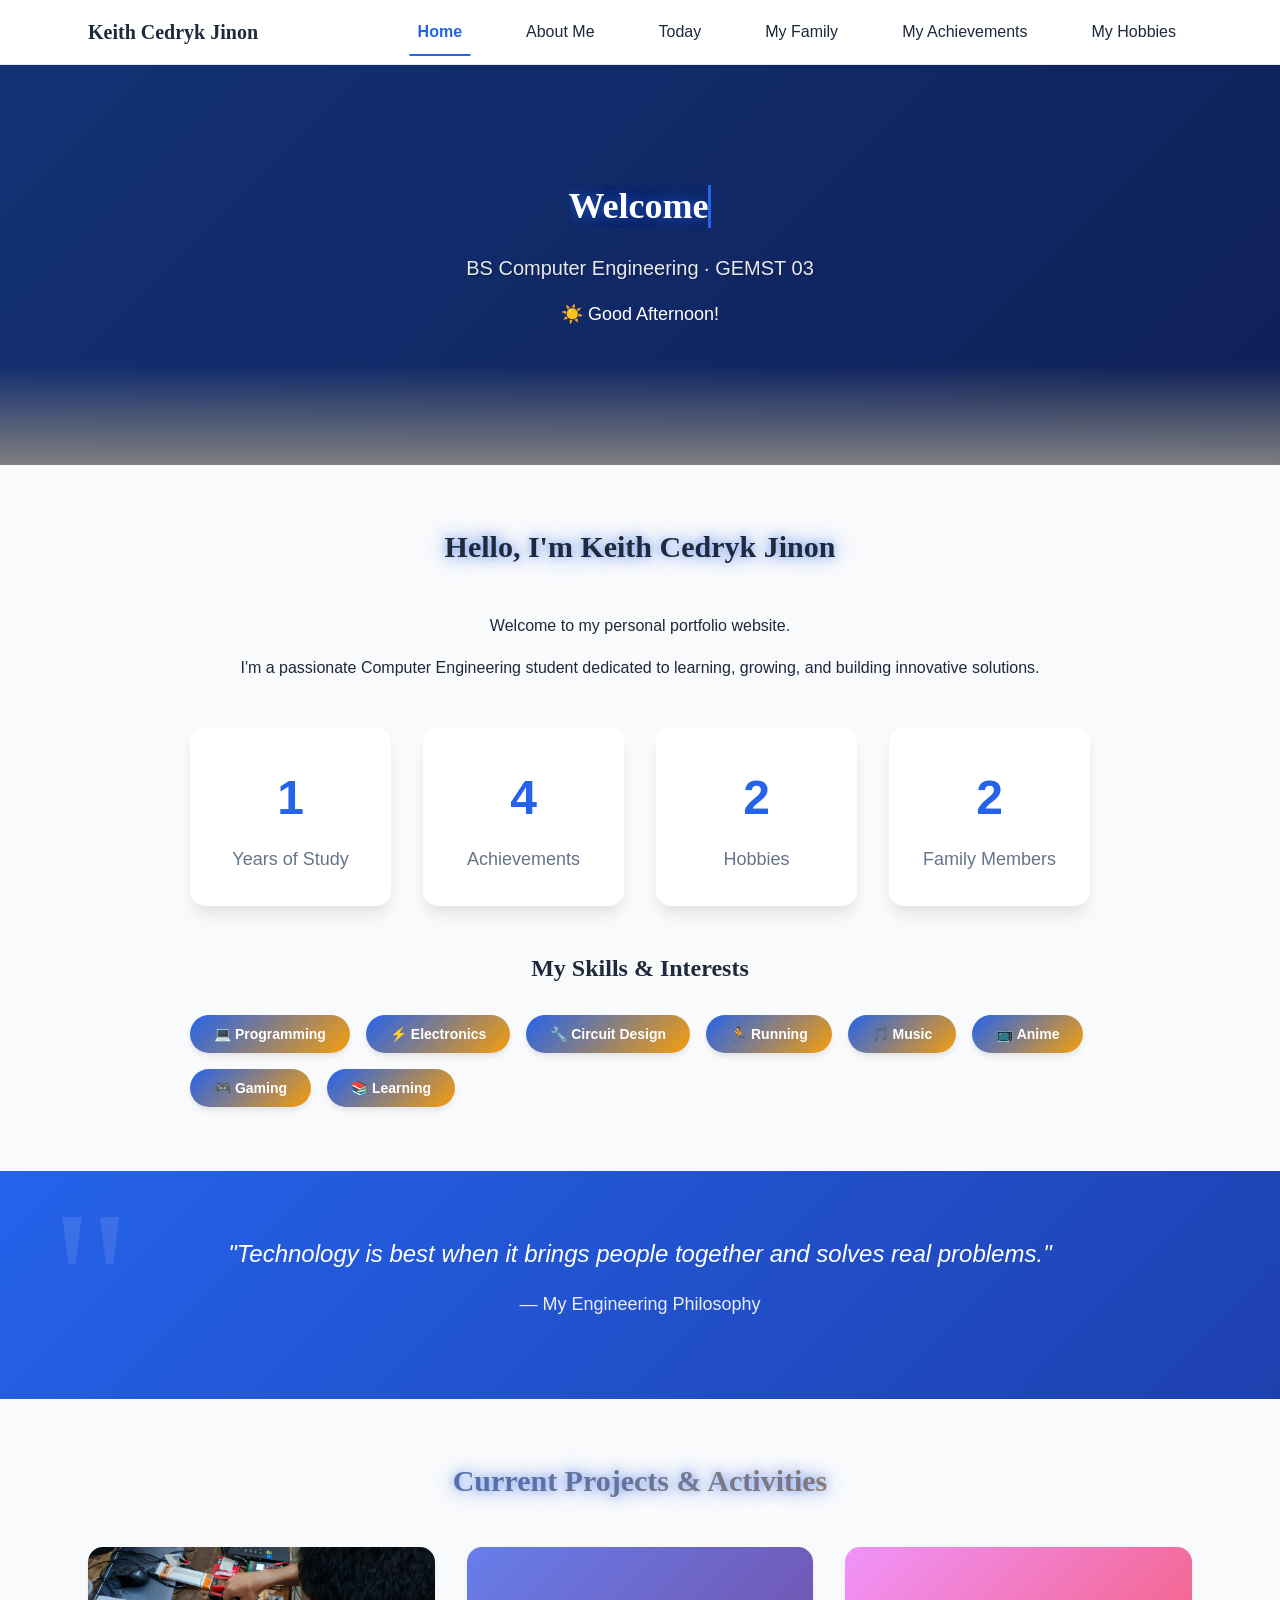
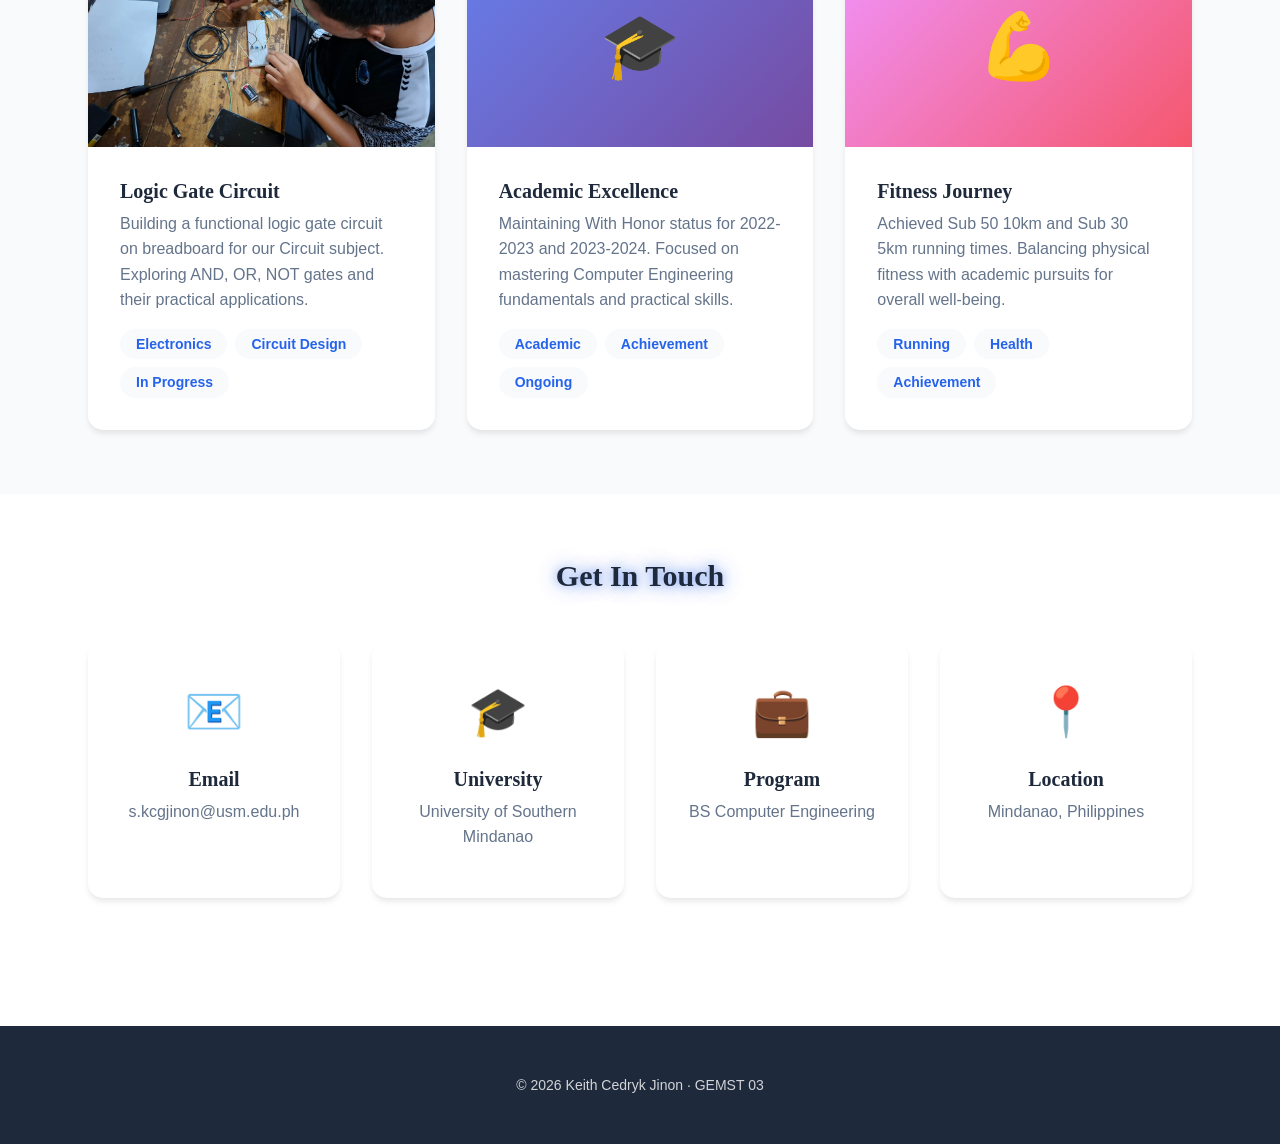
<file: index.html>
<!DOCTYPE html>
<html lang="en">
<head>
  <meta charset="UTF-8">
  <meta name="viewport" content="width=device-width, initial-scale=1.0">
  <meta name="description" content="Welcome to my personal portfolio - BS Computer Engineering student GEMST 03">
  <title>Home | Portfolio</title>
  <link rel="stylesheet" href="css/style.css">
</head>
<body>
  <nav class="site-nav">
    <div class="container">
      <div class="nav-brand">
        <a href="index.html"> Keith Cedryk Jinon </a>
      </div>
      <button class="nav-toggle" aria-label="Toggle navigation" aria-expanded="false">
        <span class="hamburger"></span>
      </button>
      <ul class="nav-links">
        <li><a href="index.html">Home</a></li>
        <li><a href="about.html">About Me</a></li>
        <li><a href="today.html">Today</a></li>
        <li><a href="family.html">My Family</a></li>
        <li><a href="achievements.html">My Achievements</a></li>
        <li><a href="hobbies.html">My Hobbies</a></li>
      </ul>
    </div>
  </nav>

  <main>
    <header class="page-hero">
      <div class="hero-content">
        <h1 class="hero-title">Welcome</h1>
        <p class="hero-subtitle">BS Computer Engineering · GEMST 03</p>
      </div>
    </header>

    <section class="content-section fade-in">
      <div class="container">
        <h2 class="section-title">Hello, I'm Keith Cedryk Jinon</h2>
        <div class="section-body" style="text-align: center;">
          <p>Welcome to my personal portfolio website.</p>
          <p>I'm a passionate Computer Engineering student dedicated to learning, growing, and building innovative solutions.</p>
          
          <!-- Statistics Counter -->
          <div class="stats-container">
            <div class="stat-box">
              <span class="stat-number" data-target="2">0</span>
              <span class="stat-label">Years of Study</span>
            </div>
            <div class="stat-box">
              <span class="stat-number" data-target="9">0</span>
              <span class="stat-label">Achievements</span>
            </div>
            <div class="stat-box">
              <span class="stat-number" data-target="4">0</span>
              <span class="stat-label">Hobbies</span>
            </div>
            <div class="stat-box">
              <span class="stat-number" data-target="5">0</span>
              <span class="stat-label">Family Members</span>
            </div>
          </div>
          
          <!-- Skill Badges -->
          <h3 style="margin-top: 2rem; margin-bottom: 1rem;">My Skills & Interests</h3>
          <div class="skill-badges">
            <span class="skill-badge" data-tooltip="HTML, CSS, JavaScript, Python">💻 Programming</span>
            <span class="skill-badge" data-tooltip="Circuit Analysis & Design">⚡ Electronics</span>
            <span class="skill-badge" data-tooltip="Logic Gates & Breadboard Projects">🔧 Circuit Design</span>
            <span class="skill-badge" data-tooltip="Sub 50 10km, Sub 30 5km">🏃 Running</span>
            <span class="skill-badge" data-tooltip="Relaxation & Inspiration">🎵 Music</span>
            <span class="skill-badge" data-tooltip="Entertainment & Storytelling">📺 Anime</span>
            <span class="skill-badge" data-tooltip="Genshin Impact, Mobile Legends">🎮 Gaming</span>
            <span class="skill-badge" data-tooltip="Continuous Growth & Development">📚 Learning</span>
          </div>
        </div>
      </div>
    </section>

    <!-- Inspirational Quote Section -->
    <section class="quote-section fade-in">
      <div class="container">
        <p class="quote-text">
          "Technology is best when it brings people together and solves real problems."
        </p>
        <p class="quote-author">— My Engineering Philosophy</p>
      </div>
    </section>

    <!-- Current Projects Section -->
    <section class="content-section fade-in">
      <div class="container">
        <h2 class="section-title gradient-text">Current Projects & Activities</h2>
        <div class="project-showcase">
          <div class="project-card hover-lift">
            <img src="assets/images/circuit-project.jpg" alt="Logic Gate Breadboard Project" class="project-image">
            <div class="project-content">
              <h3 class="project-title">Logic Gate Circuit</h3>
              <p class="project-description">
                Building a functional logic gate circuit on breadboard for our Circuit subject. 
                Exploring AND, OR, NOT gates and their practical applications.
              </p>
              <div class="project-tags">
                <span class="project-tag">Electronics</span>
                <span class="project-tag">Circuit Design</span>
                <span class="project-tag">In Progress</span>
              </div>
            </div>
          </div>
          
          <div class="project-card hover-lift">
            <div class="project-image" style="background: linear-gradient(135deg, #667eea 0%, #764ba2 100%); display: flex; align-items: center; justify-content: center; color: white; font-size: 4rem;">
              🎓
            </div>
            <div class="project-content">
              <h3 class="project-title">Academic Excellence</h3>
              <p class="project-description">
                Maintaining With Honor status for 2022-2023 and 2023-2024. 
                Focused on mastering Computer Engineering fundamentals and practical skills.
              </p>
              <div class="project-tags">
                <span class="project-tag">Academic</span>
                <span class="project-tag">Achievement</span>
                <span class="project-tag">Ongoing</span>
              </div>
            </div>
          </div>
          
          <div class="project-card hover-lift">
            <div class="project-image" style="background: linear-gradient(135deg, #f093fb 0%, #f5576c 100%); display: flex; align-items: center; justify-content: center; color: white; font-size: 4rem;">
              💪
            </div>
            <div class="project-content">
              <h3 class="project-title">Fitness Journey</h3>
              <p class="project-description">
                Achieved Sub 50 10km and Sub 30 5km running times. 
                Balancing physical fitness with academic pursuits for overall well-being.
              </p>
              <div class="project-tags">
                <span class="project-tag">Running</span>
                <span class="project-tag">Health</span>
                <span class="project-tag">Achievement</span>
              </div>
            </div>
          </div>
        </div>
      </div>
    </section>

    <!-- Contact Information Section -->
    <section class="content-section fade-in" style="background-color: var(--color-bg);">
      <div class="container">
        <h2 class="section-title">Get In Touch</h2>
        <div class="contact-grid">
          <div class="contact-card stagger-fade-in">
            <div class="contact-icon bounce-icon">📧</div>
            <h3 class="contact-title">Email</h3>
            <p class="contact-info">s.kcgjinon@usm.edu.ph</p>
          </div>
          
          <div class="contact-card stagger-fade-in">
            <div class="contact-icon bounce-icon">🎓</div>
            <h3 class="contact-title">University</h3>
            <p class="contact-info">University of Southern Mindanao</p>
          </div>
          
          <div class="contact-card stagger-fade-in">
            <div class="contact-icon bounce-icon">💼</div>
            <h3 class="contact-title">Program</h3>
            <p class="contact-info">BS Computer Engineering</p>
          </div>
          
          <div class="contact-card stagger-fade-in">
            <div class="contact-icon bounce-icon">📍</div>
            <h3 class="contact-title">Location</h3>
            <p class="contact-info">Mindanao, Philippines</p>
          </div>
        </div>
      </div>
    </section>
  </main>

  <footer class="site-footer">
    <div class="container">
      <p>&copy; <span id="footer-year"></span> Keith Cedryk Jinon · GEMST 03</p>
    </div>
  </footer>

  <noscript>
    <style>
      .fade-in { opacity: 1; transform: none; }
      .nav-toggle { display: none; }
      .nav-links { display: flex !important; }
    </style>
  </noscript>

  <script src="js/main.js" defer></script>
</body>
</html>
</file>
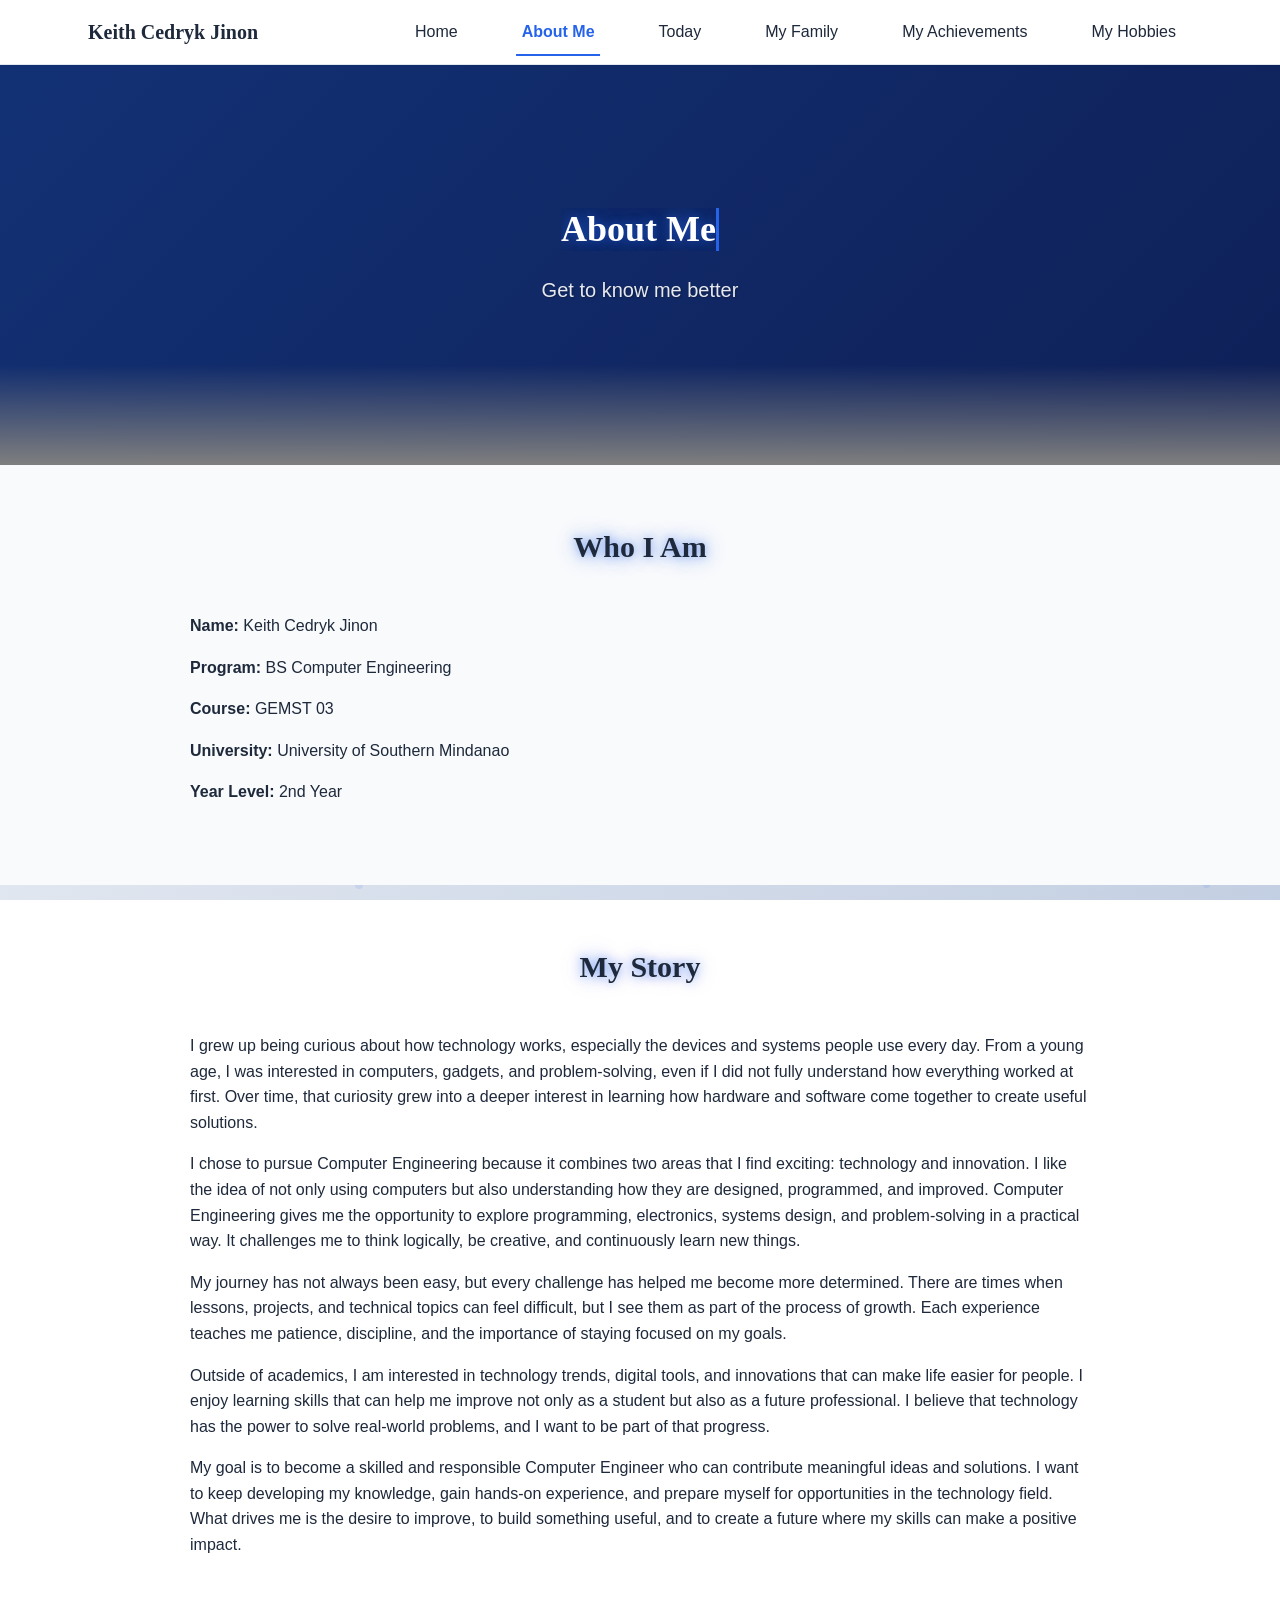
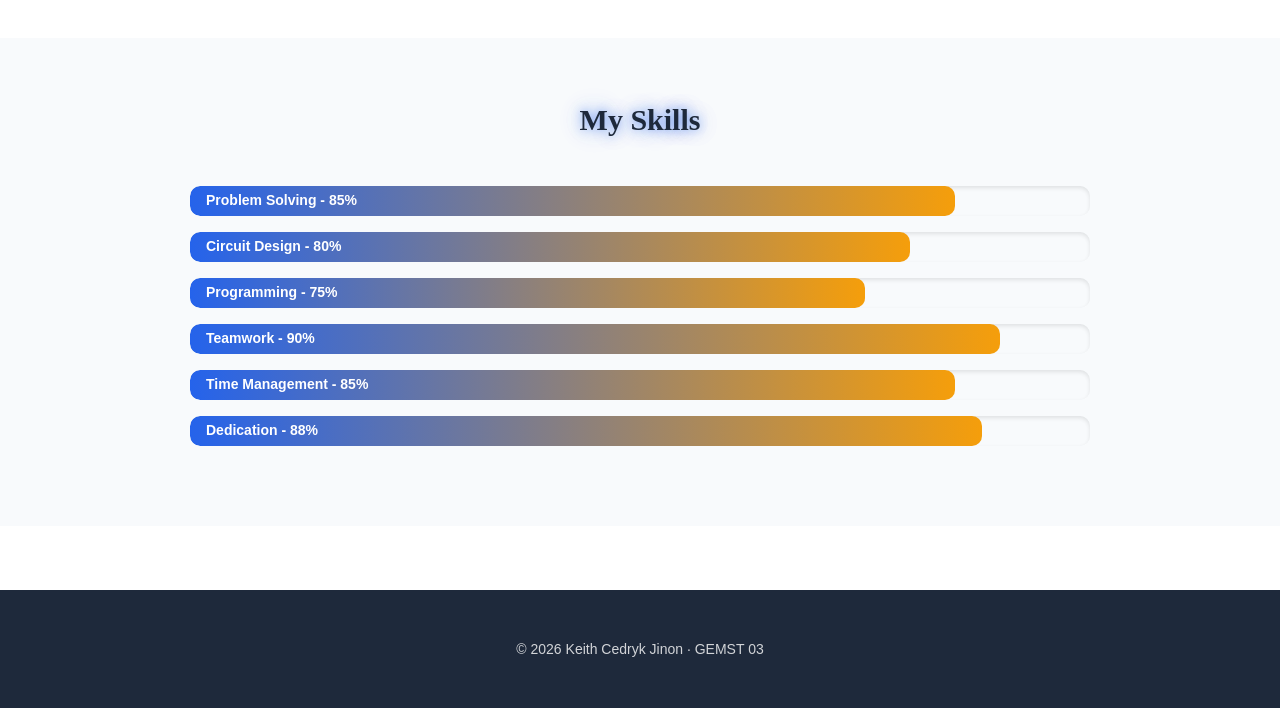
<file: about.html>
<!DOCTYPE html>
<html lang="en">
<head>
  <meta charset="UTF-8">
  <meta name="viewport" content="width=device-width, initial-scale=1.0">
  <meta name="description" content="About Me - BS Computer Engineering student GEMST 03">
  <title>About Me | Portfolio</title>
  <link rel="stylesheet" href="css/style.css">
</head>
<body>
  <nav class="site-nav">
    <div class="container">
      <div class="nav-brand">
        <a href="index.html">Keith Cedryk Jinon</a>
      </div>
      <button class="nav-toggle" aria-label="Toggle navigation" aria-expanded="false">
        <span class="hamburger"></span>
      </button>
      <ul class="nav-links">
        <li><a href="index.html">Home</a></li>
        <li><a href="about.html">About Me</a></li>
        <li><a href="today.html">Today</a></li>
        <li><a href="family.html">My Family</a></li>
        <li><a href="achievements.html">My Achievements</a></li>
        <li><a href="hobbies.html">My Hobbies</a></li>
      </ul>
    </div>
  </nav>

  <main>
    <header class="page-hero">
      <div class="hero-content">
        <h1 class="hero-title">About Me</h1>
        <p class="hero-subtitle">Get to know me better</p>
      </div>
    </header>

    <section class="content-section fade-in">
      <div class="container">
        <h2 class="section-title">Who I Am</h2>
        <div class="section-body">
          <p><strong>Name:</strong> Keith Cedryk Jinon</p>
          <p><strong>Program:</strong> BS Computer Engineering</p>
          <p><strong>Course:</strong> GEMST 03</p>
          <p><strong>University:</strong> University of Southern Mindanao</p>
          <p><strong>Year Level:</strong> 2nd Year</p>
        </div>
      </div>
    </section>

    <section class="content-section fade-in">
      <div class="container">
        <h2 class="section-title">My Story</h2>
        <div class="section-body">
          <p>I grew up being curious about how technology works, especially the devices and systems people use every day. From a young age, I was interested in computers, gadgets, and problem-solving, even if I did not fully understand how everything worked at first. Over time, that curiosity grew into a deeper interest in learning how hardware and software come together to create useful solutions.</p>
          
          <p>I chose to pursue Computer Engineering because it combines two areas that I find exciting: technology and innovation. I like the idea of not only using computers but also understanding how they are designed, programmed, and improved. Computer Engineering gives me the opportunity to explore programming, electronics, systems design, and problem-solving in a practical way. It challenges me to think logically, be creative, and continuously learn new things.</p>
          
          <p>My journey has not always been easy, but every challenge has helped me become more determined. There are times when lessons, projects, and technical topics can feel difficult, but I see them as part of the process of growth. Each experience teaches me patience, discipline, and the importance of staying focused on my goals.</p>
          
          <p>Outside of academics, I am interested in technology trends, digital tools, and innovations that can make life easier for people. I enjoy learning skills that can help me improve not only as a student but also as a future professional. I believe that technology has the power to solve real-world problems, and I want to be part of that progress.</p>
          
          <p>My goal is to become a skilled and responsible Computer Engineer who can contribute meaningful ideas and solutions. I want to keep developing my knowledge, gain hands-on experience, and prepare myself for opportunities in the technology field. What drives me is the desire to improve, to build something useful, and to create a future where my skills can make a positive impact.</p>
        </div>
      </div>
    </section>

    <section class="content-section fade-in">
      <div class="container">
        <h2 class="section-title">My Skills</h2>
        <div class="section-body">
          <div class="skill-bar">
            <div class="skill-bar-fill" style="--skill-width: 85%;">
              Problem Solving - 85%
            </div>
          </div>
          
          <div class="skill-bar">
            <div class="skill-bar-fill" style="--skill-width: 80%;">
              Circuit Design - 80%
            </div>
          </div>
          
          <div class="skill-bar">
            <div class="skill-bar-fill" style="--skill-width: 75%;">
              Programming - 75%
            </div>
          </div>
          
          <div class="skill-bar">
            <div class="skill-bar-fill" style="--skill-width: 90%;">
              Teamwork - 90%
            </div>
          </div>
          
          <div class="skill-bar">
            <div class="skill-bar-fill" style="--skill-width: 85%;">
              Time Management - 85%
            </div>
          </div>
          
          <div class="skill-bar">
            <div class="skill-bar-fill" style="--skill-width: 88%;">
              Dedication - 88%
            </div>
          </div>
        </div>
      </div>
    </section>
  </main>

  <footer class="site-footer">
    <div class="container"> 
      <p>&copy; <span id="footer-year"></span> Keith Cedryk Jinon · GEMST 03</p>
    </div>
  </footer>

  <noscript>
    <style>
      .fade-in { opacity: 1; transform: none; }
      .nav-toggle { display: none; }
      .nav-links { display: flex !important; }
    </style>
  </noscript>

  <script src="js/main.js" defer></script>
</body>
</html>
</file>
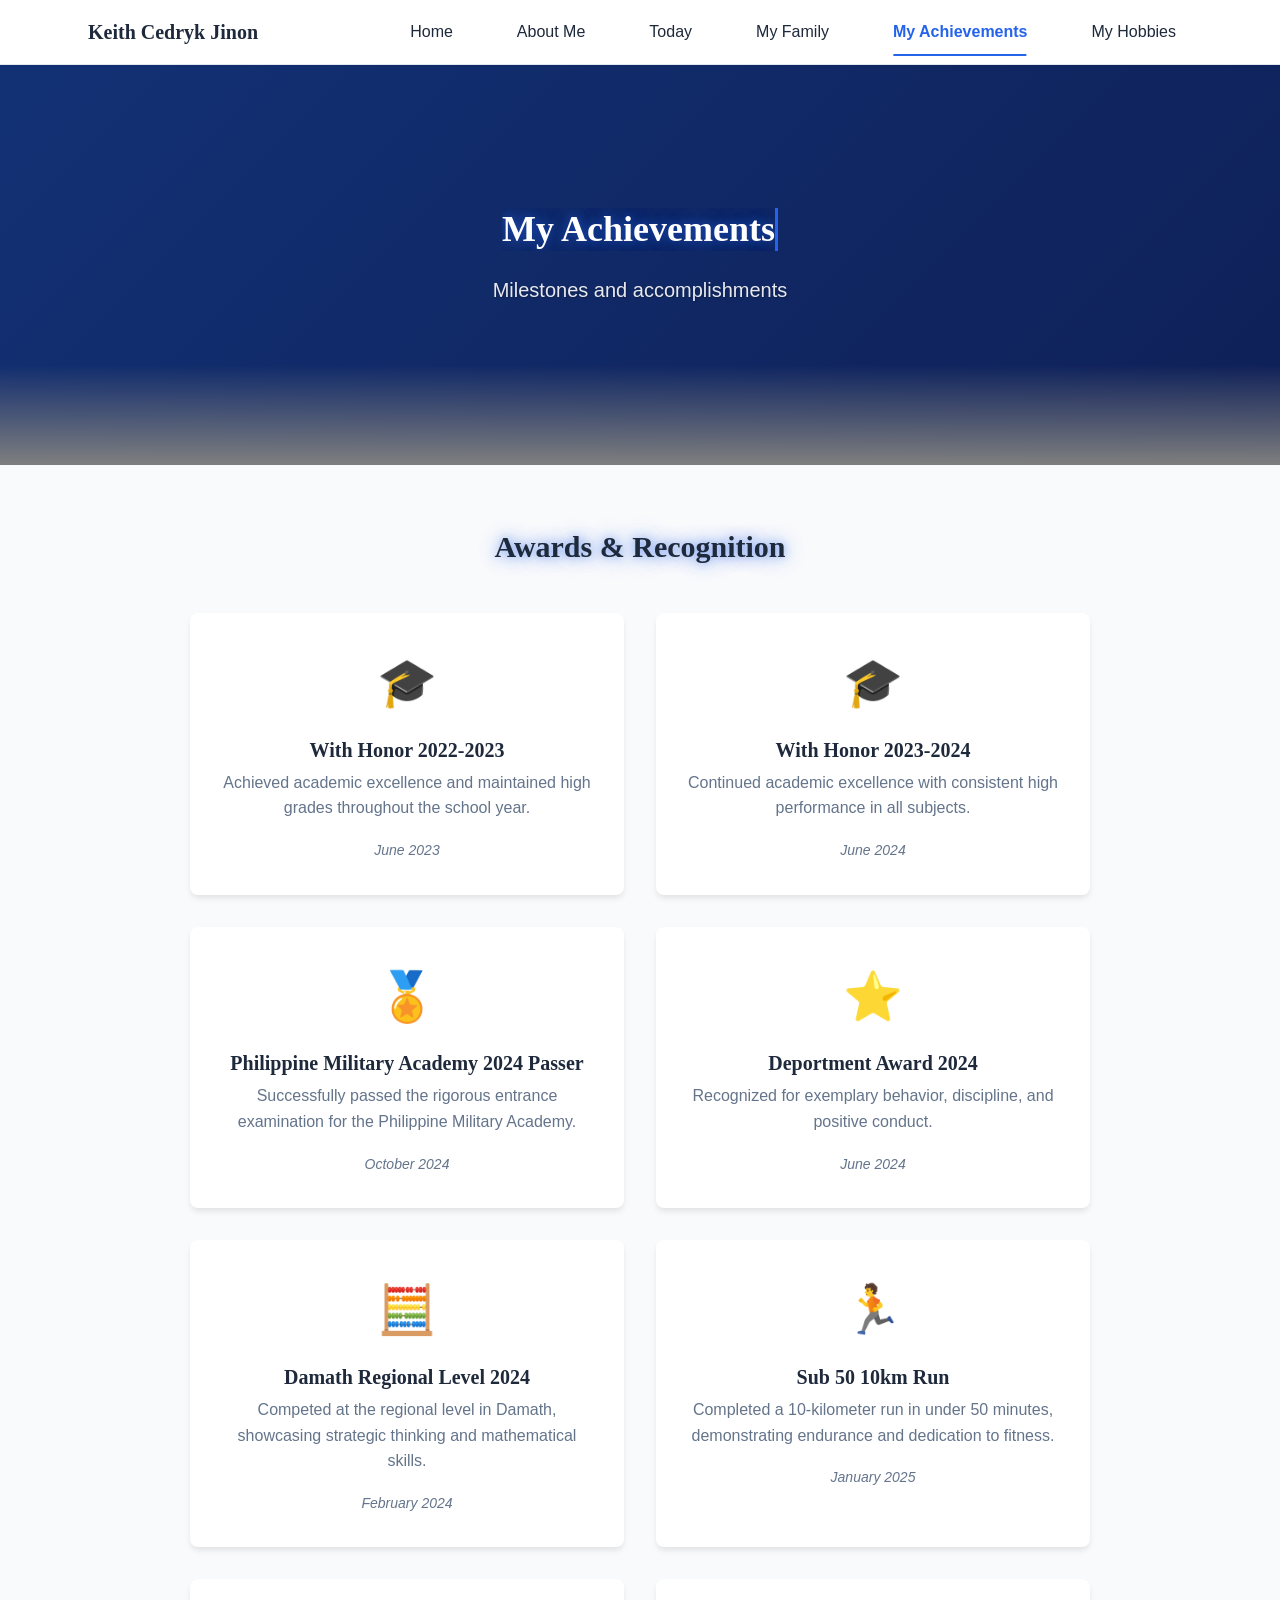
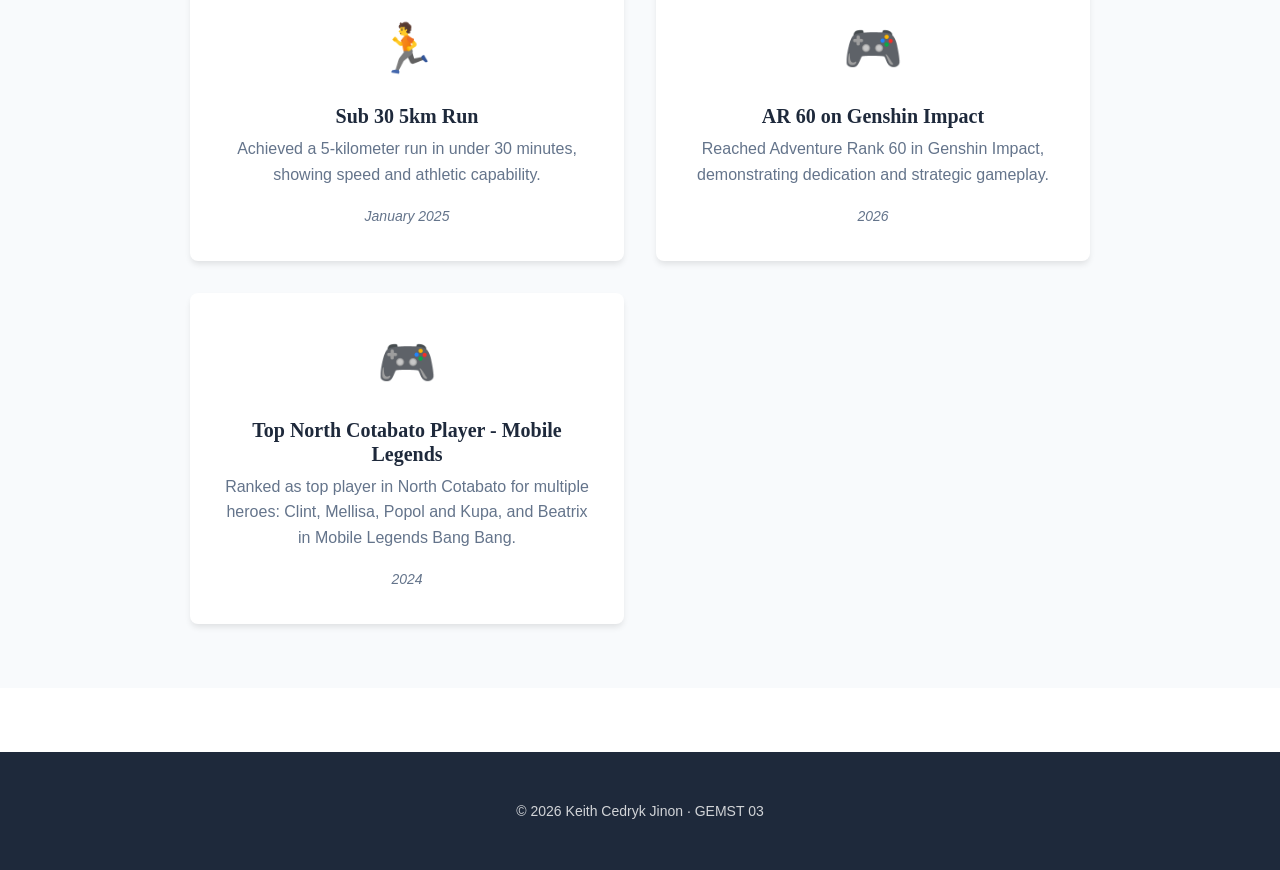
<file: achievements.html>
<!DOCTYPE html>
<html lang="en">
<head>
  <meta charset="UTF-8">
  <meta name="viewport" content="width=device-width, initial-scale=1.0">
  <meta name="description" content="My Achievements - Awards and accomplishments">
  <title>My Achievements | Portfolio</title>
  <link rel="stylesheet" href="css/style.css">
</head>
<body>
  <nav class="site-nav">
    <div class="container">
      <div class="nav-brand">
        <a href="index.html">Keith Cedryk Jinon</a>
      </div>
      <button class="nav-toggle" aria-label="Toggle navigation" aria-expanded="false">
        <span class="hamburger"></span>
      </button>
      <ul class="nav-links">
        <li><a href="index.html">Home</a></li>
        <li><a href="about.html">About Me</a></li>
        <li><a href="today.html">Today</a></li>
        <li><a href="family.html">My Family</a></li>
        <li><a href="achievements.html">My Achievements</a></li>
        <li><a href="hobbies.html">My Hobbies</a></li>
      </ul>
    </div>
  </nav>

  <main>
    <header class="page-hero">
      <div class="hero-content">
        <h1 class="hero-title">My Achievements</h1>
        <p class="hero-subtitle">Milestones and accomplishments</p>
      </div>
    </header>

    <section class="content-section fade-in">
      <div class="container">
        <h2 class="section-title">Awards & Recognition</h2>
        <div class="section-body">
          <div class="achievement-grid">
            <!-- Academic Honors -->
            <article class="achievement-card">
              <div class="achievement-icon" aria-hidden="true">🎓</div>
              <h3 class="achievement-title">With Honor 2022-2023</h3>
              <p class="achievement-desc">Achieved academic excellence and maintained high grades throughout the school year.</p>
              <time class="achievement-date" datetime="2023-06">June 2023</time>
            </article>
            
            <article class="achievement-card">
              <div class="achievement-icon" aria-hidden="true">🎓</div>
              <h3 class="achievement-title">With Honor 2023-2024</h3>
              <p class="achievement-desc">Continued academic excellence with consistent high performance in all subjects.</p>
              <time class="achievement-date" datetime="2024-06">June 2024</time>
            </article>
            
            <!-- PMA Passer -->
            <article class="achievement-card">
              <div class="achievement-icon" aria-hidden="true">🏅</div>
              <h3 class="achievement-title">Philippine Military Academy 2024 Passer</h3>
              <p class="achievement-desc">Successfully passed the rigorous entrance examination for the Philippine Military Academy.</p>
              <time class="achievement-date" datetime="2024-10">October 2024</time>
            </article>
            
            <!-- Deportment Award -->
            <article class="achievement-card">
              <div class="achievement-icon" aria-hidden="true">⭐</div>
              <h3 class="achievement-title">Deportment Award 2024</h3>
              <p class="achievement-desc">Recognized for exemplary behavior, discipline, and positive conduct.</p>
              <time class="achievement-date" datetime="2024-06">June 2024</time>
            </article>
            
            <!-- Damath Regional -->
            <article class="achievement-card">
              <div class="achievement-icon" aria-hidden="true">🧮</div>
              <h3 class="achievement-title">Damath Regional Level 2024</h3>
              <p class="achievement-desc">Competed at the regional level in Damath, showcasing strategic thinking and mathematical skills.</p>
              <time class="achievement-date" datetime="2024-02">February 2024</time>
            </article>
            
            <!-- Running Achievements -->
            <article class="achievement-card">
              <div class="achievement-icon" aria-hidden="true">🏃</div>
              <h3 class="achievement-title">Sub 50 10km Run</h3>
              <p class="achievement-desc">Completed a 10-kilometer run in under 50 minutes, demonstrating endurance and dedication to fitness.</p>
              <time class="achievement-date" datetime="2025-01">January 2025</time>
            </article>
            
            <article class="achievement-card">
              <div class="achievement-icon" aria-hidden="true">🏃</div>
              <h3 class="achievement-title">Sub 30 5km Run</h3>
              <p class="achievement-desc">Achieved a 5-kilometer run in under 30 minutes, showing speed and athletic capability.</p>
              <time class="achievement-date" datetime="2025-01">January 2025</time>
            </article>
            
            <!-- Gaming Achievements -->
            <article class="achievement-card">
              <div class="achievement-icon" aria-hidden="true">🎮</div>
              <h3 class="achievement-title">AR 60 on Genshin Impact</h3>
              <p class="achievement-desc">Reached Adventure Rank 60 in Genshin Impact, demonstrating dedication and strategic gameplay.</p>
              <time class="achievement-date" datetime="2026-01">2026</time>
            </article>
            
            <article class="achievement-card">
              <div class="achievement-icon" aria-hidden="true">🎮</div>
              <h3 class="achievement-title">Top North Cotabato Player - Mobile Legends</h3>
              <p class="achievement-desc">Ranked as top player in North Cotabato for multiple heroes: Clint, Mellisa, Popol and Kupa, and Beatrix in Mobile Legends Bang Bang.</p>
              <time class="achievement-date" datetime="2024-12">2024</time>
            </article>
          </div>
        </div>
      </div>
    </section>
  </main>

  <footer class="site-footer">
    <div class="container">
      <p>&copy; <span id="footer-year"></span> Keith Cedryk Jinon · GEMST 03</p>
    </div>
  </footer>

  <noscript>
    <style>
      .fade-in { opacity: 1; transform: none; }
      .nav-toggle { display: none; }
      .nav-links { display: flex !important; }
    </style>
  </noscript>

  <script src="js/main.js" defer></script>
</body>
</html>
</file>
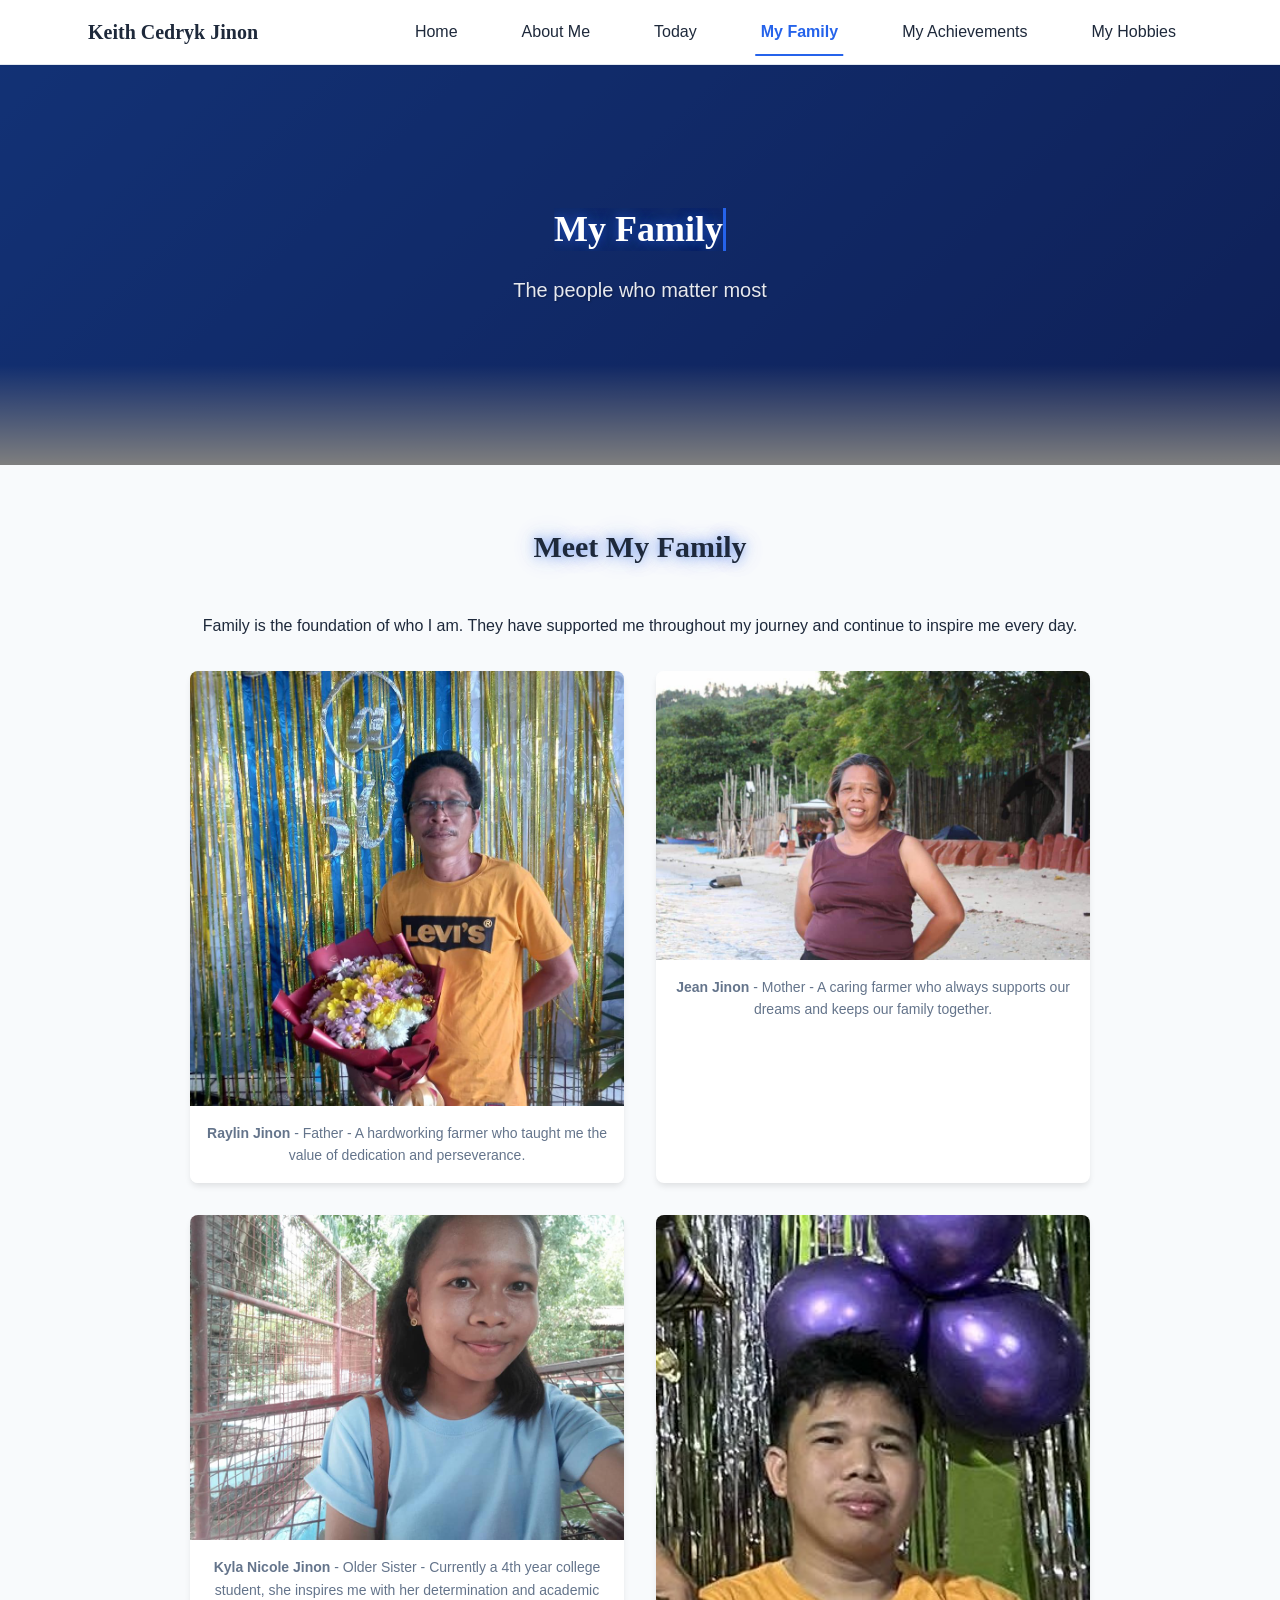
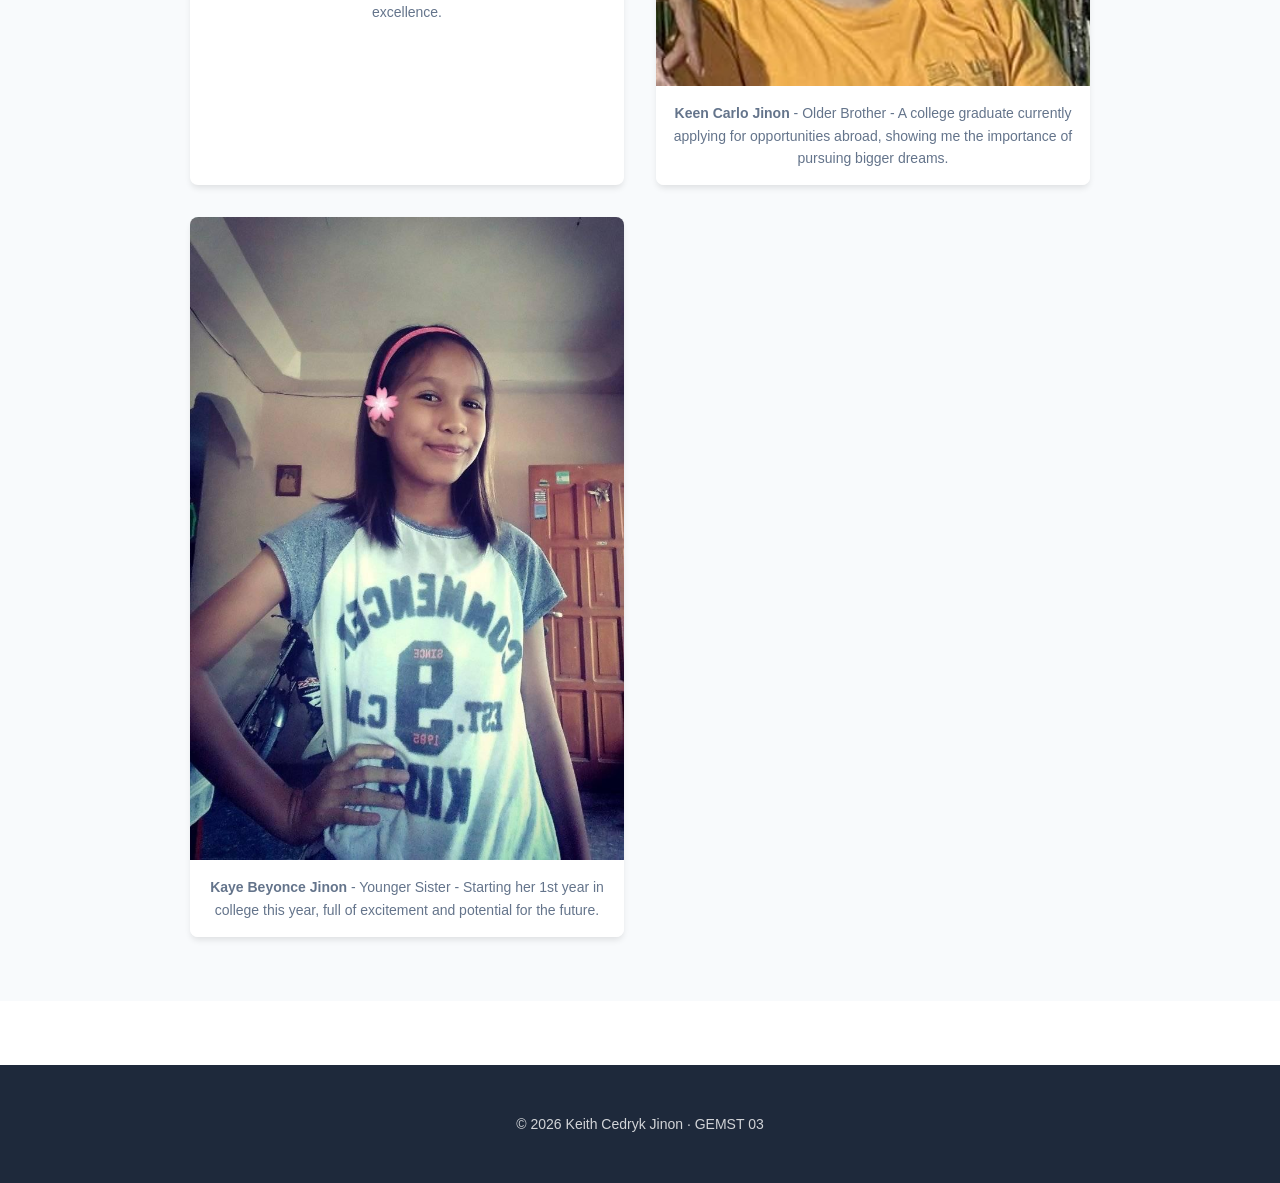
<file: family.html>
<!DOCTYPE html>
<html lang="en">
<head>
  <meta charset="UTF-8">
  <meta name="viewport" content="width=device-width, initial-scale=1.0">
  <meta name="description" content="My Family - Meet my family members">
  <title>My Family | Portfolio</title>
  <link rel="stylesheet" href="css/style.css">
</head>
<body>
  <nav class="site-nav">
    <div class="container">
      <div class="nav-brand">
        <a href="index.html">Keith Cedryk Jinon</a>
      </div>
      <button class="nav-toggle" aria-label="Toggle navigation" aria-expanded="false">
        <span class="hamburger"></span>
      </button>
      <ul class="nav-links">
        <li><a href="index.html">Home</a></li>
        <li><a href="about.html">About Me</a></li>
        <li><a href="today.html">Today</a></li>
        <li><a href="family.html">My Family</a></li>
        <li><a href="achievements.html">My Achievements</a></li>
        <li><a href="hobbies.html">My Hobbies</a></li>
      </ul>
    </div>
  </nav>

  <main>
    <header class="page-hero">
      <div class="hero-content">
        <h1 class="hero-title">My Family</h1>
        <p class="hero-subtitle">The people who matter most</p>
      </div>
    </header>

    <section class="content-section fade-in">
      <div class="container">
        <h2 class="section-title">Meet My Family</h2>
        <div class="section-body">
          <p style="text-align: center; margin-bottom: 2rem;">Family is the foundation of who I am. They have supported me throughout my journey and continue to inspire me every day.</p>
          
          <div class="media-grid">
            <!-- Father -->
            <figure class="media-card">
              <img src="assets/images/father.jpg" alt="Photo of Raylin Jinon" loading="lazy" onerror="this.src='data:image/svg+xml,%3Csvg xmlns=\'http://www.w3.org/2000/svg\' width=\'400\' height=\'300\'%3E%3Crect fill=\'%23ddd\' width=\'400\' height=\'300\'/%3E%3Ctext fill=\'%23999\' x=\'50%25\' y=\'50%25\' text-anchor=\'middle\' dy=\'.3em\'%3EFather%3C/text%3E%3C/svg%3E'; this.onerror=null;">
              <figcaption><strong>Raylin Jinon</strong> - Father - A hardworking farmer who taught me the value of dedication and perseverance.</figcaption>
            </figure>
            
            <!-- Mother -->
            <figure class="media-card">
              <img src="assets/images/mother.jpg" alt="Photo of Jean Jinon" loading="lazy" onerror="this.src='data:image/svg+xml,%3Csvg xmlns=\'http://www.w3.org/2000/svg\' width=\'400\' height=\'300\'%3E%3Crect fill=\'%23ddd\' width=\'400\' height=\'300\'/%3E%3Ctext fill=\'%23999\' x=\'50%25\' y=\'50%25\' text-anchor=\'middle\' dy=\'.3em\'%3EMother%3C/text%3E%3C/svg%3E'; this.onerror=null;">
              <figcaption><strong>Jean Jinon</strong> - Mother - A caring farmer who always supports our dreams and keeps our family together.</figcaption>
            </figure>
            
            <!-- Older Sister -->
            <figure class="media-card">
              <img src="assets/images/kyla.jpg" alt="Photo of Kyla Nicole Jinon" loading="lazy" onerror="this.src='data:image/svg+xml,%3Csvg xmlns=\'http://www.w3.org/2000/svg\' width=\'400\' height=\'300\'%3E%3Crect fill=\'%23ddd\' width=\'400\' height=\'300\'/%3E%3Ctext fill=\'%23999\' x=\'50%25\' y=\'50%25\' text-anchor=\'middle\' dy=\'.3em\'%3EOlder Sister%3C/text%3E%3C/svg%3E'; this.onerror=null;">
              <figcaption><strong>Kyla Nicole Jinon</strong> - Older Sister - Currently a 4th year college student, she inspires me with her determination and academic excellence.</figcaption>
            </figure>
            
            <!-- Brother -->
            <figure class="media-card">
              <img src="assets/images/keen.jpg" alt="Photo of Keen Carlo Jinon" loading="lazy" onerror="this.src='data:image/svg+xml,%3Csvg xmlns=\'http://www.w3.org/2000/svg\' width=\'400\' height=\'300\'%3E%3Crect fill=\'%23ddd\' width=\'400\' height=\'300\'/%3E%3Ctext fill=\'%23999\' x=\'50%25\' y=\'50%25\' text-anchor=\'middle\' dy=\'.3em\'%3EBrother%3C/text%3E%3C/svg%3E'; this.onerror=null;">
              <figcaption><strong>Keen Carlo Jinon</strong> - Older Brother - A college graduate currently applying for opportunities abroad, showing me the importance of pursuing bigger dreams.</figcaption>
            </figure>
            
            <!-- Younger Sister -->
            <figure class="media-card">
              <img src="assets/images/kaye.jpg" alt="Photo of Kaye Beyonce Jinon" loading="lazy" onerror="this.src='data:image/svg+xml,%3Csvg xmlns=\'http://www.w3.org/2000/svg\' width=\'400\' height=\'300\'%3E%3Crect fill=\'%23ddd\' width=\'400\' height=\'300\'/%3E%3Ctext fill=\'%23999\' x=\'50%25\' y=\'50%25\' text-anchor=\'middle\' dy=\'.3em\'%3EYounger Sister%3C/text%3E%3C/svg%3E'; this.onerror=null;">
              <figcaption><strong>Kaye Beyonce Jinon</strong> - Younger Sister - Starting her 1st year in college this year, full of excitement and potential for the future.</figcaption>
            </figure>
          </div>
        </div>
      </div>
    </section>
  </main>

  <footer class="site-footer">
    <div class="container">
      <p>&copy; <span id="footer-year"></span> Keith Cedryk Jinon · GEMST 03</p>
    </div>
  </footer>

  <noscript>
    <style>
      .fade-in { opacity: 1; transform: none; }
      .nav-toggle { display: none; }
      .nav-links { display: flex !important; }
    </style>
  </noscript>

  <script src="js/main.js" defer></script>
</body>
</html>
</file>
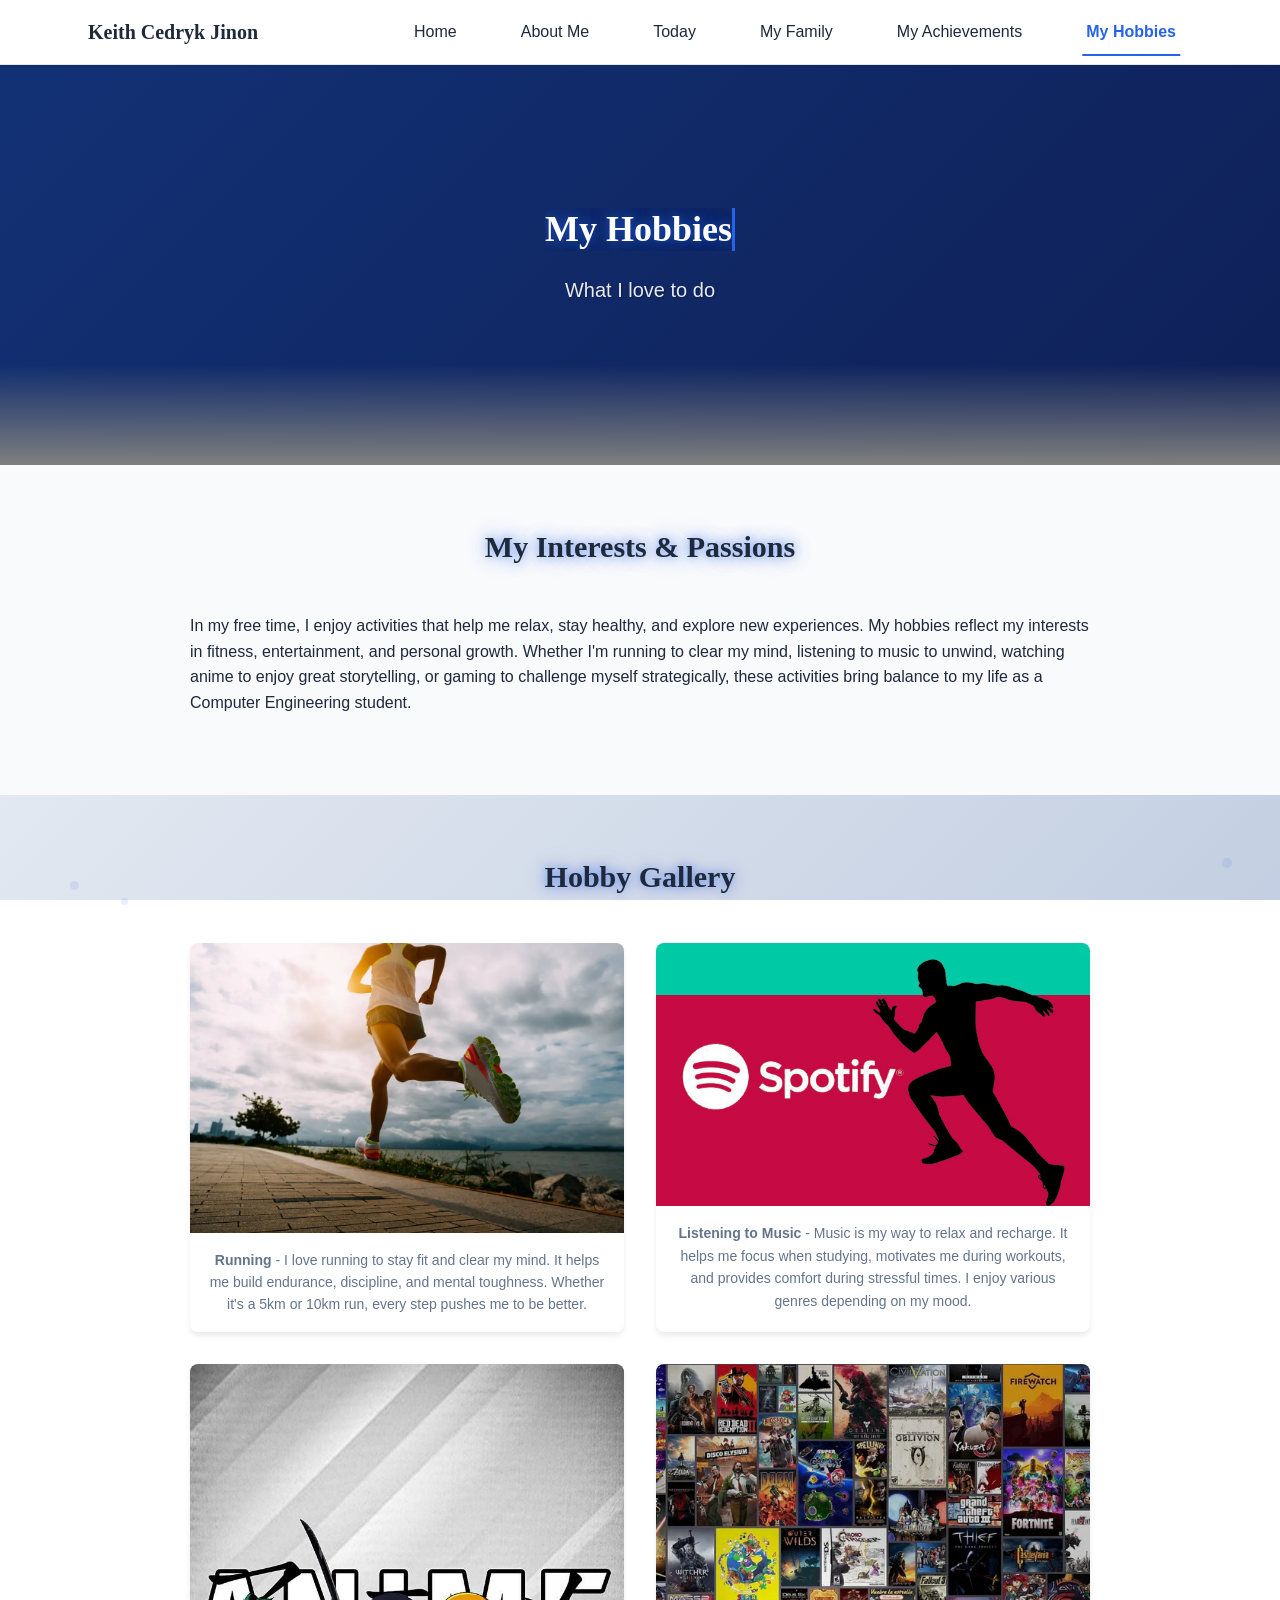
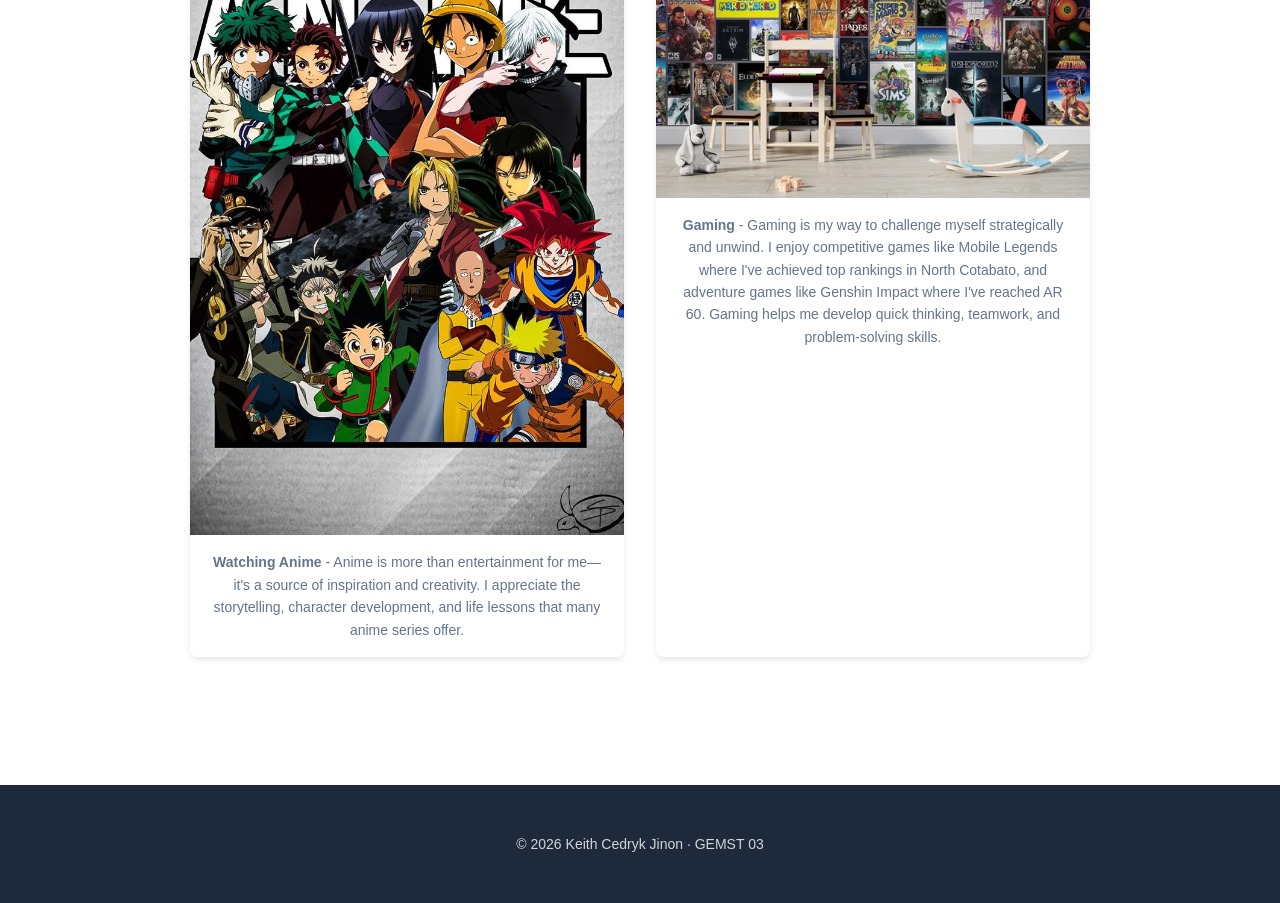
<file: hobbies.html>
<!DOCTYPE html>
<html lang="en">
<head>
  <meta charset="UTF-8">
  <meta name="viewport" content="width=device-width, initial-scale=1.0">
  <meta name="description" content="My Hobbies - Interests and passions">
  <title>My Hobbies | Portfolio</title>
  <link rel="stylesheet" href="css/style.css">
</head>
<body>
  <nav class="site-nav">
    <div class="container">
      <div class="nav-brand">
        <a href="index.html">Keith Cedryk Jinon</a>
      </div>
      <button class="nav-toggle" aria-label="Toggle navigation" aria-expanded="false">
        <span class="hamburger"></span>
      </button>
      <ul class="nav-links">
        <li><a href="index.html">Home</a></li>
        <li><a href="about.html">About Me</a></li>
        <li><a href="today.html">Today</a></li>
        <li><a href="family.html">My Family</a></li>
        <li><a href="achievements.html">My Achievements</a></li>
        <li><a href="hobbies.html">My Hobbies</a></li>
      </ul>
    </div>
  </nav>

  <main>
    <header class="page-hero">
      <div class="hero-content">
        <h1 class="hero-title">My Hobbies</h1>
        <p class="hero-subtitle">What I love to do</p>
      </div>
    </header>

    <section class="content-section fade-in">
      <div class="container">
        <h2 class="section-title">My Interests & Passions</h2>
        <div class="section-body">
          <p>In my free time, I enjoy activities that help me relax, stay healthy, and explore new experiences. My hobbies reflect my interests in fitness, entertainment, and personal growth. Whether I'm running to clear my mind, listening to music to unwind, watching anime to enjoy great storytelling, or gaming to challenge myself strategically, these activities bring balance to my life as a Computer Engineering student.</p>
        </div>
      </div>
    </section>

    <section class="content-section fade-in">
      <div class="container">
        <h2 class="section-title">Hobby Gallery</h2>
        <div class="section-body">
          <div class="media-grid">
            <figure class="media-card">
              <img src="assets/images/running.jpg" alt="Running activity" loading="lazy" onerror="this.src='data:image/svg+xml,%3Csvg xmlns=\'http://www.w3.org/2000/svg\' width=\'400\' height=\'300\'%3E%3Crect fill=\'%23ddd\' width=\'400\' height=\'300\'/%3E%3Ctext fill=\'%23999\' x=\'50%25\' y=\'50%25\' text-anchor=\'middle\' dy=\'.3em\'%3E🏃 Running%3C/text%3E%3C/svg%3E'; this.onerror=null;">
              <figcaption><strong>Running</strong> - I love running to stay fit and clear my mind. It helps me build endurance, discipline, and mental toughness. Whether it's a 5km or 10km run, every step pushes me to be better.</figcaption>
            </figure>
            
            <figure class="media-card">
              <img src="assets/images/music.jpg" alt="Listening to music" loading="lazy" onerror="this.src='data:image/svg+xml,%3Csvg xmlns=\'http://www.w3.org/2000/svg\' width=\'400\' height=\'300\'%3E%3Crect fill=\'%23ddd\' width=\'400\' height=\'300\'/%3E%3Ctext fill=\'%23999\' x=\'50%25\' y=\'50%25\' text-anchor=\'middle\' dy=\'.3em\'%3E🎵 Music%3C/text%3E%3C/svg%3E'; this.onerror=null;">
              <figcaption><strong>Listening to Music</strong> - Music is my way to relax and recharge. It helps me focus when studying, motivates me during workouts, and provides comfort during stressful times. I enjoy various genres depending on my mood.</figcaption>
            </figure>
            
            <figure class="media-card">
              <img src="assets/images/anime.jpg" alt="Watching anime" loading="lazy" onerror="this.src='data:image/svg+xml,%3Csvg xmlns=\'http://www.w3.org/2000/svg\' width=\'400\' height=\'300\'%3E%3Crect fill=\'%23ddd\' width=\'400\' height=\'300\'/%3E%3Ctext fill=\'%23999\' x=\'50%25\' y=\'50%25\' text-anchor=\'middle\' dy=\'.3em\'%3E📺 Anime%3C/text%3E%3C/svg%3E'; this.onerror=null;">
              <figcaption><strong>Watching Anime</strong> - Anime is more than entertainment for me—it's a source of inspiration and creativity. I appreciate the storytelling, character development, and life lessons that many anime series offer.</figcaption>
            </figure>
            
            <figure class="media-card">
              <img src="assets/images/gaming.jpg" alt="Gaming activity" loading="lazy" onerror="this.src='data:image/svg+xml,%3Csvg xmlns=\'http://www.w3.org/2000/svg\' width=\'400\' height=\'300\'%3E%3Crect fill=\'%23ddd\' width=\'400\' height=\'300\'/%3E%3Ctext fill=\'%23999\' x=\'50%25\' y=\'50%25\' text-anchor=\'middle\' dy=\'.3em\'%3E🎮 Gaming%3C/text%3E%3C/svg%3E'; this.onerror=null;">
              <figcaption><strong>Gaming</strong> - Gaming is my way to challenge myself strategically and unwind. I enjoy competitive games like Mobile Legends where I've achieved top rankings in North Cotabato, and adventure games like Genshin Impact where I've reached AR 60. Gaming helps me develop quick thinking, teamwork, and problem-solving skills.</figcaption>
            </figure>
          </div>
        </div>
      </div>
    </section>
  </main>

  <footer class="site-footer">
    <div class="container">
      <p>&copy; <span id="footer-year"></span> Keith Cedryk Jinon · GEMST 03</p>
    </div>
  </footer>

  <noscript>
    <style>
      .fade-in { opacity: 1; transform: none; }
      .nav-toggle { display: none; }
      .nav-links { display: flex !important; }
    </style>
  </noscript>

  <script src="js/main.js" defer></script>
</body>
</html>
</file>
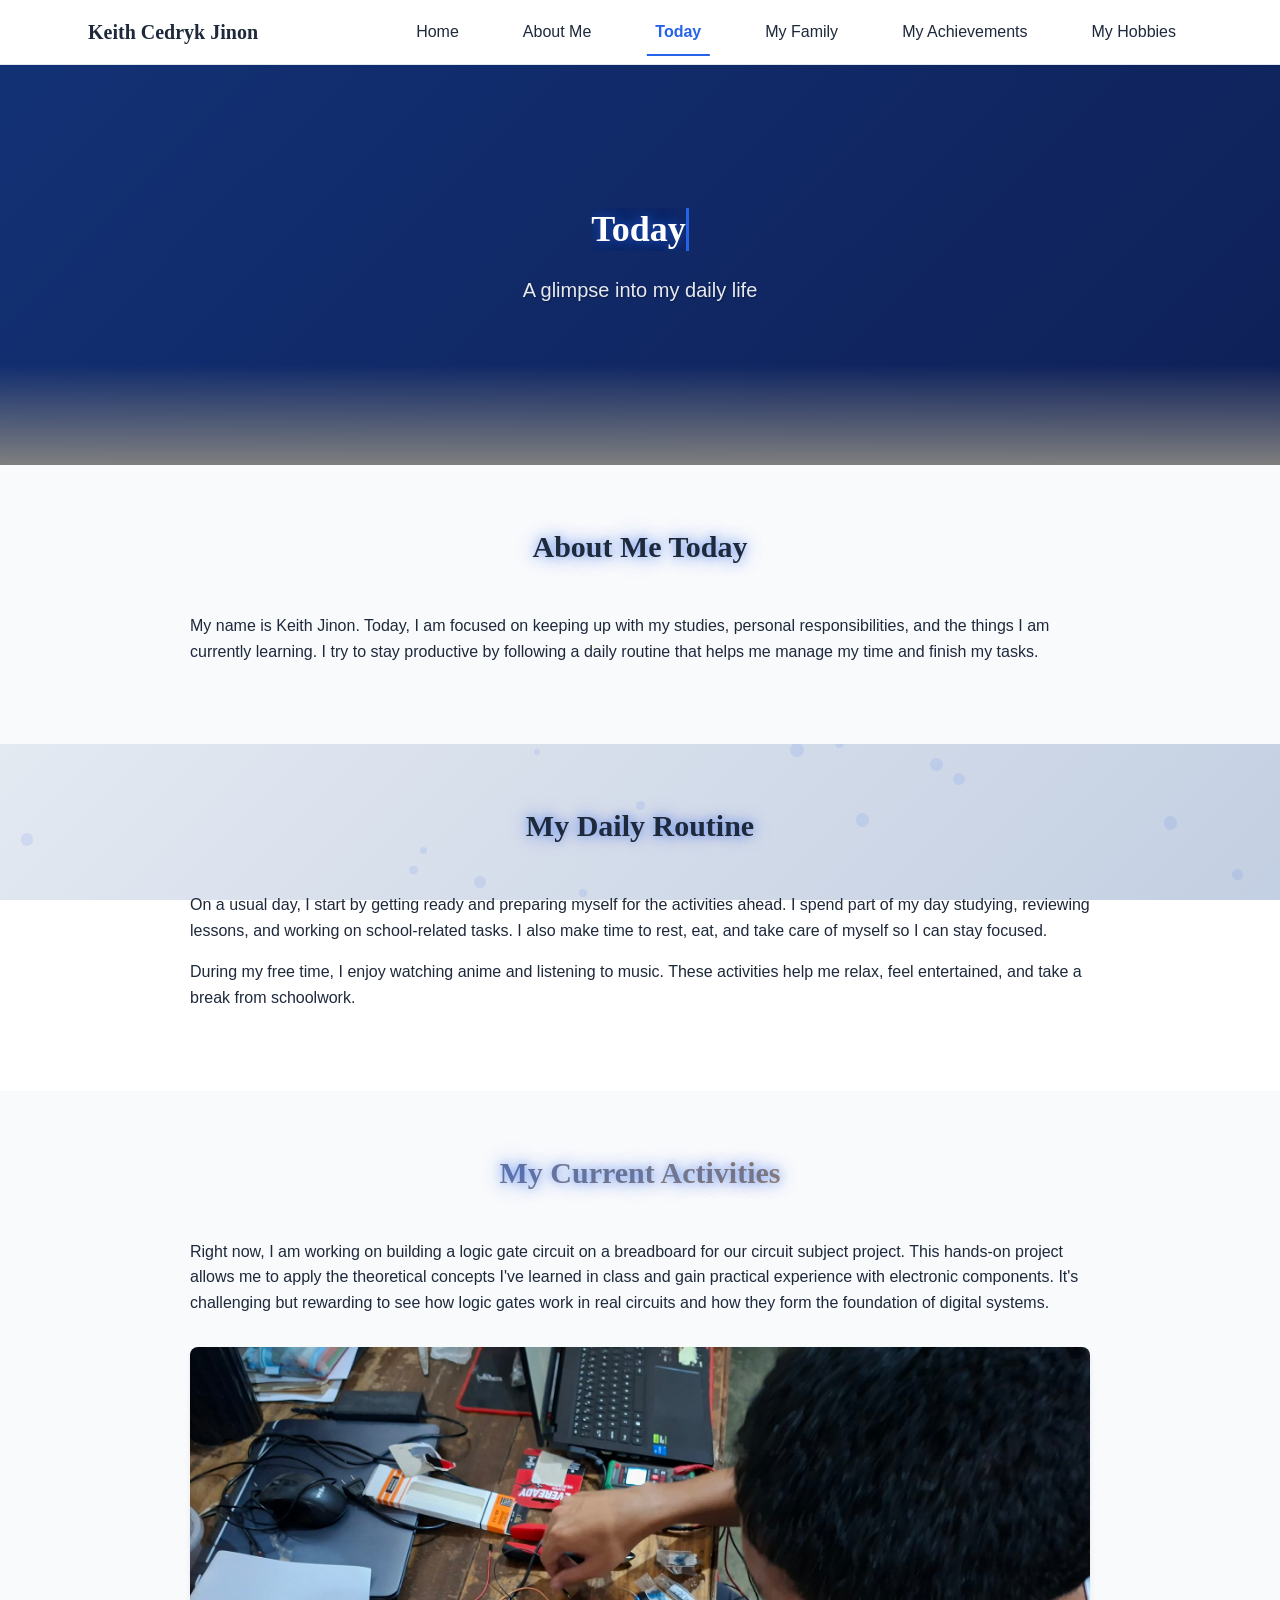
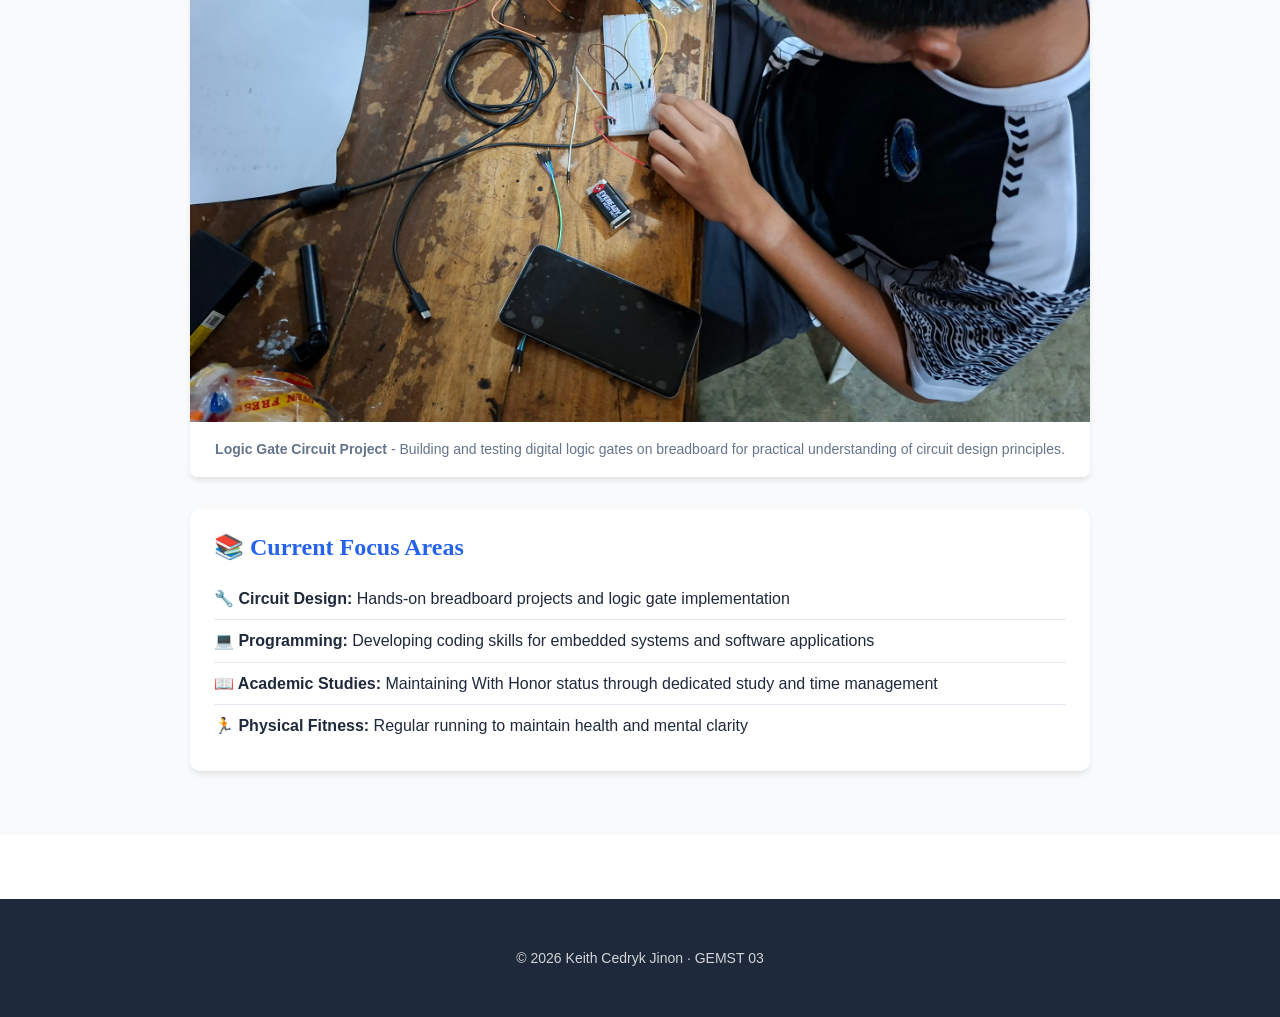
<file: today.html>
<!DOCTYPE html>
<html lang="en">
<head>
  <meta charset="UTF-8">
  <meta name="viewport" content="width=device-width, initial-scale=1.0">
  <meta name="description" content="Today - My daily life as a BS Computer Engineering student GEMST 03">
  <title>Today | Portfolio</title>
  <link rel="stylesheet" href="css/style.css">
</head>
<body>
  <nav class="site-nav">
    <div class="container">
      <div class="nav-brand">
        <a href="index.html">Keith Cedryk Jinon</a>
      </div>
      <button class="nav-toggle" aria-label="Toggle navigation" aria-expanded="false">
        <span class="hamburger"></span>
      </button>
      <ul class="nav-links">
        <li><a href="index.html">Home</a></li>
        <li><a href="about.html">About Me</a></li>
        <li><a href="today.html">Today</a></li>
        <li><a href="family.html">My Family</a></li>
        <li><a href="achievements.html">My Achievements</a></li>
        <li><a href="hobbies.html">My Hobbies</a></li>
      </ul>
    </div>
  </nav>

  <main>
    <header class="page-hero">
      <div class="hero-content">
        <h1 class="hero-title">Today</h1>
        <p class="hero-subtitle">A glimpse into my daily life</p>
      </div>
    </header>

    <section class="content-section fade-in">
      <div class="container">
        <h2 class="section-title">About Me Today</h2>
        <div class="section-body">
          <p>My name is Keith Jinon. Today, I am focused on keeping up with my studies, personal responsibilities, and the things I am currently learning. I try to stay productive by following a daily routine that helps me manage my time and finish my tasks.</p>
        </div>
      </div>
    </section>

    <section class="content-section fade-in">
      <div class="container">
        <h2 class="section-title">My Daily Routine</h2>
        <div class="section-body">
          <p>On a usual day, I start by getting ready and preparing myself for the activities ahead. I spend part of my day studying, reviewing lessons, and working on school-related tasks. I also make time to rest, eat, and take care of myself so I can stay focused.</p>
          <p>During my free time, I enjoy watching anime and listening to music. These activities help me relax, feel entertained, and take a break from schoolwork.</p>
        </div>
      </div>
    </section>

    <section class="content-section fade-in">
      <div class="container">
        <h2 class="section-title gradient-text">My Current Activities</h2>
        <div class="section-body">
          <p>Right now, I am working on building a logic gate circuit on a breadboard for our circuit subject project. This hands-on project allows me to apply the theoretical concepts I've learned in class and gain practical experience with electronic components. It's challenging but rewarding to see how logic gates work in real circuits and how they form the foundation of digital systems.</p>
          
          <div class="media-grid">
            <figure class="media-card hover-lift">
              <img src="assets/images/circuit-project.jpg" alt="Logic gate breadboard project" loading="lazy" onerror="this.src='data:image/svg+xml,%3Csvg xmlns=\'http://www.w3.org/2000/svg\' width=\'400\' height=\'300\'%3E%3Crect fill=\'%23ddd\' width=\'400\' height=\'300\'/%3E%3Ctext fill=\'%23999\' x=\'50%25\' y=\'50%25\' text-anchor=\'middle\' dy=\'.3em\'%3ECircuit Project%3C/text%3E%3C/svg%3E'; this.onerror=null;">
              <figcaption><strong>Logic Gate Circuit Project</strong> - Building and testing digital logic gates on breadboard for practical understanding of circuit design principles.</figcaption>
            </figure>
          </div>
          
          <div style="margin-top: 2rem; padding: 1.5rem; background: white; border-radius: 10px; box-shadow: var(--shadow-md);">
            <h3 style="color: var(--color-primary); margin-bottom: 1rem;">📚 Current Focus Areas</h3>
            <ul style="list-style: none; padding: 0;">
              <li style="padding: 0.5rem 0; border-bottom: 1px solid var(--color-border);">
                <strong>🔧 Circuit Design:</strong> Hands-on breadboard projects and logic gate implementation
              </li>
              <li style="padding: 0.5rem 0; border-bottom: 1px solid var(--color-border);">
                <strong>💻 Programming:</strong> Developing coding skills for embedded systems and software applications
              </li>
              <li style="padding: 0.5rem 0; border-bottom: 1px solid var(--color-border);">
                <strong>📖 Academic Studies:</strong> Maintaining With Honor status through dedicated study and time management
              </li>
              <li style="padding: 0.5rem 0;">
                <strong>🏃 Physical Fitness:</strong> Regular running to maintain health and mental clarity
              </li>
            </ul>
          </div>
        </div>
      </div>
    </section>
  </main>

  <footer class="site-footer">
    <div class="container">
      <p>&copy; <span id="footer-year"></span> Keith Cedryk Jinon · GEMST 03</p>
    </div>
  </footer>

  <noscript>
    <style>
      .fade-in { opacity: 1; transform: none; }
      .nav-toggle { display: none; }
      .nav-links { display: flex !important; }
    </style>
  </noscript>

  <script src="js/main.js" defer></script>
</body>
</html>
</file>
<file: css/style.css>
/* Personal Portfolio Website - Global Stylesheet */
/* BS Computer Engineering - GEMST 03 */

/* ========================================
   CSS CUSTOM PROPERTIES (VARIABLES)
   ======================================== */
:root {
  /* Color Scheme - Enhanced */
  --color-primary: #2563eb;
  --color-primary-dark: #1e40af;
  --color-secondary: #64748b;
  --color-accent: #f59e0b;
  --color-success: #10b981;
  --color-text: #1e293b;
  --color-text-light: #64748b;
  --color-bg: #ffffff;
  --color-bg-alt: #f8fafc;
  --color-border: #e2e8f0;
  --color-gradient-start: #667eea;
  --color-gradient-end: #764ba2;
  
  /* Typography */
  --font-family-base: -apple-system, BlinkMacSystemFont, 'Segoe UI', Roboto, 'Helvetica Neue', Arial, sans-serif;
  --font-family-heading: 'Georgia', serif;
  --font-size-base: 16px;
  --font-size-sm: 0.875rem;
  --font-size-lg: 1.125rem;
  --font-size-xl: 1.25rem;
  --font-size-2xl: 1.5rem;
  --font-size-3xl: 1.875rem;
  --font-size-4xl: 2.25rem;
  --line-height-base: 1.6;
  --line-height-heading: 1.2;
  
  /* Spacing */
  --spacing-xs: 0.25rem;
  --spacing-sm: 0.5rem;
  --spacing-md: 1rem;
  --spacing-lg: 1.5rem;
  --spacing-xl: 2rem;
  --spacing-2xl: 3rem;
  --spacing-3xl: 4rem;
  
  /* Layout */
  --container-max-width: 1200px;
  --container-padding: var(--spacing-lg);
  
  /* Responsive Breakpoints */
  --breakpoint-mobile-s: 320px;
  --breakpoint-mobile-l: 425px;
  --breakpoint-tablet: 768px;
  --breakpoint-desktop: 1024px;
  
  /* Transitions */
  --transition-fast: 0.2s ease;
  --transition-base: 0.3s ease;
  --transition-slow: 0.6s ease;
  
  /* Shadows */
  --shadow-sm: 0 1px 2px 0 rgba(0, 0, 0, 0.05);
  --shadow-md: 0 4px 6px -1px rgba(0, 0, 0, 0.1);
  --shadow-lg: 0 10px 15px -3px rgba(0, 0, 0, 0.1);
}


/* ========================================
   BASE STYLES & RESET
   ======================================== */
* {
  margin: 0;
  padding: 0;
  box-sizing: border-box;
}

html {
  font-size: var(--font-size-base);
  scroll-behavior: smooth;
}

body {
  font-family: var(--font-family-base);
  font-size: var(--font-size-base);
  line-height: var(--line-height-base);
  color: var(--color-text);
  background-color: var(--color-bg);
  -webkit-font-smoothing: antialiased;
  -moz-osx-font-smoothing: grayscale;
}

h1, h2, h3, h4, h5, h6 {
  font-family: var(--font-family-heading);
  line-height: var(--line-height-heading);
  font-weight: 700;
  margin-bottom: var(--spacing-md);
  color: var(--color-text);
}

h1 { font-size: var(--font-size-4xl); }
h2 { font-size: var(--font-size-3xl); }
h3 { font-size: var(--font-size-2xl); }
h4 { font-size: var(--font-size-xl); }
h5 { font-size: var(--font-size-lg); }
h6 { font-size: var(--font-size-base); }

p {
  margin-bottom: var(--spacing-md);
}

a {
  color: var(--color-primary);
  text-decoration: none;
  transition: color var(--transition-fast);
}

a:hover {
  color: var(--color-primary-dark);
}

a:focus {
  outline: 2px solid var(--color-primary);
  outline-offset: 2px;
}


img {
  max-width: 100%;
  height: auto;
  display: block;
}

button {
  font-family: inherit;
  font-size: inherit;
  cursor: pointer;
  border: none;
  background: none;
}

button:focus {
  outline: 2px solid var(--color-primary);
  outline-offset: 2px;
}

ul, ol {
  list-style: none;
}

/* ========================================
   UTILITY CLASSES
   ======================================== */
.container {
  max-width: var(--container-max-width);
  margin: 0 auto;
  padding: 0 var(--container-padding);
}

.visually-hidden {
  position: absolute;
  width: 1px;
  height: 1px;
  padding: 0;
  margin: -1px;
  overflow: hidden;
  clip: rect(0, 0, 0, 0);
  white-space: nowrap;
  border-width: 0;
}


/* ========================================
   NAVIGATION BAR COMPONENT
   ======================================== */
.site-nav {
  background-color: var(--color-bg);
  border-bottom: 1px solid var(--color-border);
  padding: var(--spacing-md) 0;
  position: sticky;
  top: 0;
  z-index: 1000;
  box-shadow: var(--shadow-sm);
}

.site-nav .container {
  display: flex;
  justify-content: space-between;
  align-items: center;
}

.nav-brand a {
  font-size: var(--font-size-xl);
  font-weight: 700;
  color: var(--color-text);
  font-family: var(--font-family-heading);
}

.nav-brand a:hover {
  color: var(--color-primary);
}

.nav-toggle {
  display: none;
  flex-direction: column;
  justify-content: space-around;
  width: 2rem;
  height: 2rem;
  background: transparent;
  border: none;
  cursor: pointer;
  padding: 0;
  z-index: 10;
}

.nav-toggle:focus {
  outline: 2px solid var(--color-primary);
  outline-offset: 4px;
}

.hamburger {
  width: 2rem;
  height: 0.25rem;
  background-color: var(--color-text);
  border-radius: 10px;
  transition: all var(--transition-base);
  position: relative;
}

.hamburger::before,
.hamburger::after {
  content: '';
  position: absolute;
  width: 2rem;
  height: 0.25rem;
  background-color: var(--color-text);
  border-radius: 10px;
  transition: all var(--transition-base);
}

.hamburger::before {
  transform: translateY(-0.5rem);
}

.hamburger::after {
  transform: translateY(0.5rem);
}


.nav-links {
  display: flex;
  gap: var(--spacing-xl);
  align-items: center;
}

.nav-links a {
  color: var(--color-text);
  font-weight: 500;
  padding: var(--spacing-sm) var(--spacing-md);
  border-radius: 4px;
  transition: all var(--transition-fast);
  position: relative;
}

.nav-links a:hover {
  color: var(--color-primary);
  background-color: var(--color-bg-alt);
}

.nav-links a:focus {
  outline: 2px solid var(--color-primary);
  outline-offset: 2px;
}

.nav-links a.active {
  color: var(--color-primary);
  font-weight: 600;
}

.nav-links a.active::after {
  content: '';
  position: absolute;
  bottom: -0.5rem;
  left: 50%;
  transform: translateX(-50%);
  width: 80%;
  height: 2px;
  background-color: var(--color-primary);
}

/* Mobile Navigation Styles */
@media (max-width: 768px) {
  .nav-toggle {
    display: flex;
  }
  
  .nav-links {
    position: fixed;
    top: 0;
    right: 0;
    height: 100vh;
    width: 70%;
    max-width: 300px;
    background-color: var(--color-bg);
    flex-direction: column;
    align-items: flex-start;
    padding: var(--spacing-3xl) var(--spacing-xl);
    box-shadow: var(--shadow-lg);
    transform: translateX(100%);
    transition: transform var(--transition-base);
    gap: var(--spacing-md);
  }
  
  .nav-links.open {
    transform: translateX(0);
  }
  
  .nav-links a {
    width: 100%;
    padding: var(--spacing-md);
  }
  
  .nav-links a.active::after {
    bottom: 0;
    left: 0;
    transform: none;
    width: 3px;
    height: 100%;
  }
}


/* ========================================
   RESPONSIVE LAYOUT SYSTEM
   ======================================== */
main {
  min-height: calc(100vh - 200px);
}

.grid {
  display: grid;
  gap: var(--spacing-xl);
}

.grid-2 {
  grid-template-columns: repeat(auto-fit, minmax(300px, 1fr));
}

.grid-3 {
  grid-template-columns: repeat(auto-fit, minmax(250px, 1fr));
}

.grid-4 {
  grid-template-columns: repeat(auto-fit, minmax(200px, 1fr));
}

/* Responsive Breakpoints */
@media (max-width: 320px) {
  :root {
    --font-size-base: 14px;
    --container-padding: var(--spacing-md);
  }
  
  .grid-2,
  .grid-3,
  .grid-4 {
    grid-template-columns: 1fr;
  }
}

@media (min-width: 321px) and (max-width: 425px) {
  .grid-2,
  .grid-3,
  .grid-4 {
    grid-template-columns: 1fr;
  }
}

@media (min-width: 426px) and (max-width: 768px) {
  .grid-3,
  .grid-4 {
    grid-template-columns: repeat(2, 1fr);
  }
}

@media (min-width: 769px) and (max-width: 1024px) {
  .grid-4 {
    grid-template-columns: repeat(3, 1fr);
  }
}

@media (min-width: 1025px) {
  .container {
    padding: 0 var(--spacing-2xl);
  }
}


/* ========================================
   PAGE HERO / BANNER COMPONENT
   ======================================== */
.page-hero {
  position: relative;
  width: 100%;
  min-height: 400px;
  display: flex;
  align-items: center;
  justify-content: center;
  background-size: cover;
  background-position: center;
  background-repeat: no-repeat;
  background-image: var(--hero-bg, linear-gradient(135deg, var(--color-primary) 0%, var(--color-primary-dark) 100%));
  color: white;
  text-align: center;
  padding: var(--spacing-3xl) var(--spacing-lg);
}

.page-hero::before {
  content: '';
  position: absolute;
  top: 0;
  left: 0;
  right: 0;
  bottom: 0;
  background-color: rgba(0, 0, 0, 0.5);
  z-index: 1;
}

.hero-content {
  position: relative;
  z-index: 2;
  max-width: 800px;
}

.hero-title {
  font-size: var(--font-size-4xl);
  margin-bottom: var(--spacing-md);
  color: white;
  text-shadow: 2px 2px 4px rgba(0, 0, 0, 0.3);
}

.hero-subtitle {
  font-size: var(--font-size-xl);
  color: rgba(255, 255, 255, 0.9);
  font-weight: 300;
  text-shadow: 1px 1px 2px rgba(0, 0, 0, 0.3);
}

@media (max-width: 768px) {
  .page-hero {
    min-height: 300px;
    padding: var(--spacing-2xl) var(--spacing-md);
  }
  
  .hero-title {
    font-size: var(--font-size-3xl);
  }
  
  .hero-subtitle {
    font-size: var(--font-size-lg);
  }
}


/* ========================================
   CONTENT SECTION COMPONENT
   ======================================== */
.content-section {
  padding: var(--spacing-3xl) 0;
}

.content-section:nth-child(even) {
  background-color: var(--color-bg-alt);
}

.section-title {
  text-align: center;
  margin-bottom: var(--spacing-2xl);
  color: var(--color-text);
}

.section-body {
  max-width: 900px;
  margin: 0 auto;
}

/* Fade-in Animation Base Styles */
.fade-in {
  opacity: 0;
  transform: translateY(24px);
  transition: opacity var(--transition-slow), transform var(--transition-slow);
}

.fade-in.visible {
  opacity: 1;
  transform: translateY(0);
}

@media (max-width: 768px) {
  .content-section {
    padding: var(--spacing-2xl) 0;
  }
  
  .section-title {
    margin-bottom: var(--spacing-xl);
  }
}


/* ========================================
   MEDIA CARD COMPONENT
   ======================================== */
.media-card {
  background-color: var(--color-bg);
  border-radius: 8px;
  overflow: hidden;
  box-shadow: var(--shadow-md);
  transition: transform var(--transition-base), box-shadow var(--transition-base);
}

.media-card:hover {
  transform: translateY(-4px);
  box-shadow: var(--shadow-lg);
}

.media-card img,
.media-card video {
  width: 100%;
  height: auto;
  display: block;
  object-fit: cover;
}

.media-card figcaption {
  padding: var(--spacing-md);
  font-size: var(--font-size-sm);
  color: var(--color-text-light);
  text-align: center;
  background-color: var(--color-bg);
}

.media-grid {
  display: grid;
  grid-template-columns: repeat(auto-fit, minmax(280px, 1fr));
  gap: var(--spacing-xl);
  margin-top: var(--spacing-xl);
}

@media (max-width: 768px) {
  .media-grid {
    grid-template-columns: 1fr;
    gap: var(--spacing-lg);
  }
}


/* ========================================
   ACHIEVEMENT CARD COMPONENT
   ======================================== */
.achievement-card {
  background-color: var(--color-bg);
  border-radius: 8px;
  padding: var(--spacing-xl);
  box-shadow: var(--shadow-md);
  transition: transform var(--transition-base), box-shadow var(--transition-base);
  text-align: center;
}

.achievement-card:hover {
  transform: translateY(-4px);
  box-shadow: var(--shadow-lg);
}

.achievement-icon {
  font-size: 3rem;
  margin-bottom: var(--spacing-md);
}

.achievement-title {
  font-size: var(--font-size-xl);
  margin-bottom: var(--spacing-sm);
  color: var(--color-text);
}

.achievement-desc {
  font-size: var(--font-size-base);
  color: var(--color-text-light);
  margin-bottom: var(--spacing-md);
  line-height: 1.6;
}

.achievement-date {
  font-size: var(--font-size-sm);
  color: var(--color-secondary);
  font-style: italic;
}

.achievement-grid {
  display: grid;
  grid-template-columns: repeat(auto-fit, minmax(280px, 1fr));
  gap: var(--spacing-xl);
  margin-top: var(--spacing-xl);
}

@media (max-width: 768px) {
  .achievement-grid {
    grid-template-columns: 1fr;
    gap: var(--spacing-lg);
  }
  
  .achievement-card {
    padding: var(--spacing-lg);
  }
}


/* ========================================
   FOOTER COMPONENT
   ======================================== */
.site-footer {
  background-color: var(--color-text);
  color: white;
  padding: var(--spacing-2xl) 0;
  margin-top: var(--spacing-3xl);
  text-align: center;
}

.site-footer p {
  margin: 0;
  font-size: var(--font-size-sm);
  color: rgba(255, 255, 255, 0.8);
}

.site-footer a {
  color: white;
  text-decoration: underline;
}

.site-footer a:hover {
  color: var(--color-accent);
}

@media (max-width: 768px) {
  .site-footer {
    padding: var(--spacing-xl) 0;
  }
}


/* ========================================
   PRINT STYLES
   ======================================== */
@media print {
  .site-nav,
  .nav-toggle,
  .site-footer {
    display: none;
  }
  
  body {
    font-size: 12pt;
    line-height: 1.5;
    color: #000;
    background: #fff;
  }
  
  .page-hero {
    min-height: auto;
    padding: 2rem 0;
    background: none !important;
    color: #000;
  }
  
  .page-hero::before {
    display: none;
  }
  
  .hero-title,
  .hero-subtitle {
    color: #000;
    text-shadow: none;
  }
  
  .content-section {
    padding: 1rem 0;
    page-break-inside: avoid;
  }
  
  .media-card,
  .achievement-card {
    box-shadow: none;
    border: 1px solid #ddd;
    page-break-inside: avoid;
  }
  
  a {
    color: #000;
    text-decoration: underline;
  }
  
  a[href]::after {
    content: " (" attr(href) ")";
    font-size: 0.8em;
  }
}


/* ========================================
   ENHANCED ANIMATIONS & EFFECTS
   ======================================== */

/* Smooth Scroll */
html {
  scroll-behavior: smooth;
}

/* Enhanced Gradient Background */
body {
  background: linear-gradient(135deg, #f5f7fa 0%, #c3cfe2 100%);
  background-attachment: fixed;
}

/* Typing Animation */
@keyframes typing {
  from { width: 0; }
  to { width: 100%; }
}

@keyframes blink {
  50% { border-color: transparent; }
}

.typing-text {
  overflow: hidden;
  border-right: 3px solid var(--color-primary);
  white-space: nowrap;
  animation: typing 3.5s steps(40, end), blink 0.75s step-end infinite;
  display: inline-block;
}

/* Particle Background */
.particles {
  position: fixed;
  top: 0;
  left: 0;
  width: 100%;
  height: 100%;
  z-index: -1;
  pointer-events: none;
}

.particle {
  position: absolute;
  background: rgba(37, 99, 235, 0.1);
  border-radius: 50%;
  animation: float 20s infinite;
}

@keyframes float {
  0%, 100% { transform: translateY(0) translateX(0); }
  25% { transform: translateY(-100px) translateX(50px); }
  50% { transform: translateY(-200px) translateX(-50px); }
  75% { transform: translateY(-100px) translateX(100px); }
}

/* Enhanced Card Hover Effects */
.media-card,
.achievement-card {
  position: relative;
  overflow: hidden;
  transition: all 0.4s cubic-bezier(0.175, 0.885, 0.32, 1.275);
}

.media-card::before,
.achievement-card::before {
  content: '';
  position: absolute;
  top: 0;
  left: -100%;
  width: 100%;
  height: 100%;
  background: linear-gradient(90deg, transparent, rgba(255,255,255,0.3), transparent);
  transition: left 0.5s;
}

.media-card:hover::before,
.achievement-card:hover::before {
  left: 100%;
}

.media-card:hover,
.achievement-card:hover {
  transform: translateY(-10px) scale(1.02);
  box-shadow: 0 20px 40px rgba(0, 0, 0, 0.2);
}

/* Pulse Animation for Icons */
@keyframes pulse {
  0%, 100% { transform: scale(1); }
  50% { transform: scale(1.1); }
}

.achievement-icon {
  animation: pulse 2s infinite;
  transition: transform 0.3s;
}

.achievement-card:hover .achievement-icon {
  transform: scale(1.3) rotate(10deg);
  animation: none;
}

/* Progress Bars */
.skill-bar {
  background: var(--color-bg-alt);
  border-radius: 10px;
  overflow: hidden;
  margin-bottom: var(--spacing-md);
  box-shadow: inset 0 2px 4px rgba(0,0,0,0.1);
}

.skill-bar-fill {
  height: 30px;
  background: linear-gradient(90deg, var(--color-primary), var(--color-accent));
  border-radius: 10px;
  display: flex;
  align-items: center;
  padding: 0 var(--spacing-md);
  color: white;
  font-weight: 600;
  font-size: var(--font-size-sm);
  transition: width 2s ease-out;
  width: 0;
}

.skill-bar-fill.animate {
  width: var(--skill-width);
}

/* Statistics Counter */
.stats-container {
  display: grid;
  grid-template-columns: repeat(auto-fit, minmax(200px, 1fr));
  gap: var(--spacing-xl);
  margin: var(--spacing-2xl) 0;
}

.stat-box {
  background: white;
  padding: var(--spacing-xl);
  border-radius: 15px;
  text-align: center;
  box-shadow: var(--shadow-lg);
  transition: transform 0.3s;
}

.stat-box:hover {
  transform: translateY(-5px);
}

.stat-number {
  font-size: 3rem;
  font-weight: 700;
  color: var(--color-primary);
  display: block;
  margin-bottom: var(--spacing-sm);
}

.stat-label {
  font-size: var(--font-size-lg);
  color: var(--color-text-light);
}

/* Timeline for Achievements */
.timeline {
  position: relative;
  padding: var(--spacing-2xl) 0;
}

.timeline::before {
  content: '';
  position: absolute;
  left: 50%;
  transform: translateX(-50%);
  width: 4px;
  height: 100%;
  background: linear-gradient(180deg, var(--color-primary), var(--color-accent));
}

.timeline-item {
  display: flex;
  margin-bottom: var(--spacing-2xl);
  position: relative;
}

.timeline-item:nth-child(odd) {
  flex-direction: row-reverse;
}

.timeline-content {
  width: 45%;
  background: white;
  padding: var(--spacing-xl);
  border-radius: 10px;
  box-shadow: var(--shadow-md);
  position: relative;
}

.timeline-dot {
  position: absolute;
  left: 50%;
  transform: translateX(-50%);
  width: 20px;
  height: 20px;
  background: var(--color-primary);
  border: 4px solid white;
  border-radius: 50%;
  box-shadow: 0 0 0 4px var(--color-primary);
  z-index: 1;
}

/* Back to Top Button */
.back-to-top {
  position: fixed;
  bottom: 30px;
  right: 30px;
  width: 50px;
  height: 50px;
  background: var(--color-primary);
  color: white;
  border-radius: 50%;
  display: flex;
  align-items: center;
  justify-content: center;
  cursor: pointer;
  opacity: 0;
  visibility: hidden;
  transition: all 0.3s;
  z-index: 1000;
  box-shadow: var(--shadow-lg);
}

.back-to-top.show {
  opacity: 1;
  visibility: visible;
}

.back-to-top:hover {
  background: var(--color-primary-dark);
  transform: translateY(-5px);
}

/* Loading Animation */
.loader {
  position: fixed;
  top: 0;
  left: 0;
  width: 100%;
  height: 100%;
  background: white;
  display: flex;
  align-items: center;
  justify-content: center;
  z-index: 9999;
  transition: opacity 0.5s, visibility 0.5s;
}

.loader.hidden {
  opacity: 0;
  visibility: hidden;
}

.spinner {
  width: 50px;
  height: 50px;
  border: 5px solid var(--color-bg-alt);
  border-top-color: var(--color-primary);
  border-radius: 50%;
  animation: spin 1s linear infinite;
}

@keyframes spin {
  to { transform: rotate(360deg); }
}

/* Skill Badges */
.skill-badges {
  display: flex;
  flex-wrap: wrap;
  gap: var(--spacing-md);
  margin-top: var(--spacing-xl);
}

.skill-badge {
  background: linear-gradient(135deg, var(--color-primary), var(--color-accent));
  color: white;
  padding: var(--spacing-sm) var(--spacing-lg);
  border-radius: 25px;
  font-weight: 600;
  font-size: var(--font-size-sm);
  box-shadow: var(--shadow-md);
  transition: all 0.3s;
  cursor: pointer;
}

.skill-badge:hover {
  transform: translateY(-3px) scale(1.05);
  box-shadow: var(--shadow-lg);
}

/* Social Links */
.social-links {
  display: flex;
  gap: var(--spacing-md);
  justify-content: center;
  margin-top: var(--spacing-xl);
}

.social-link {
  width: 50px;
  height: 50px;
  background: white;
  border-radius: 50%;
  display: flex;
  align-items: center;
  justify-content: center;
  color: var(--color-primary);
  font-size: 1.5rem;
  box-shadow: var(--shadow-md);
  transition: all 0.3s;
}

.social-link:hover {
  background: var(--color-primary);
  color: white;
  transform: translateY(-5px) rotate(360deg);
}

/* Enhanced Hero Section */
.page-hero {
  position: relative;
  overflow: hidden;
}

.page-hero::after {
  content: '';
  position: absolute;
  bottom: 0;
  left: 0;
  right: 0;
  height: 100px;
  background: linear-gradient(to top, var(--color-bg), transparent);
}

/* Glowing Text Effect */
.glow-text {
  text-shadow: 0 0 10px rgba(37, 99, 235, 0.5),
               0 0 20px rgba(37, 99, 235, 0.3),
               0 0 30px rgba(37, 99, 235, 0.2);
}

/* Responsive Timeline */
@media (max-width: 768px) {
  .timeline::before {
    left: 20px;
  }
  
  .timeline-item {
    flex-direction: column !important;
  }
  
  .timeline-content {
    width: calc(100% - 60px);
    margin-left: 60px;
  }
  
  .timeline-dot {
    left: 20px;
  }
}

/* ========================================
   ADDITIONAL PROFESSIONAL ENHANCEMENTS
   ======================================== */

/* Ripple Effect on Click */
.ripple {
  position: absolute;
  border-radius: 50%;
  background: rgba(255, 255, 255, 0.6);
  transform: scale(0);
  animation: ripple-animation 0.6s ease-out;
  pointer-events: none;
}

@keyframes ripple-animation {
  to {
    transform: scale(4);
    opacity: 0;
  }
}

/* Contact Section Styles */
.contact-grid {
  display: grid;
  grid-template-columns: repeat(auto-fit, minmax(250px, 1fr));
  gap: var(--spacing-xl);
  margin-top: var(--spacing-2xl);
}

.contact-card {
  background: white;
  padding: var(--spacing-xl);
  border-radius: 15px;
  text-align: center;
  box-shadow: var(--shadow-md);
  transition: all 0.3s cubic-bezier(0.175, 0.885, 0.32, 1.275);
  position: relative;
  overflow: hidden;
}

.contact-card::before {
  content: '';
  position: absolute;
  top: 0;
  left: 0;
  width: 100%;
  height: 4px;
  background: linear-gradient(90deg, var(--color-primary), var(--color-accent));
  transform: scaleX(0);
  transition: transform 0.3s;
}

.contact-card:hover::before {
  transform: scaleX(1);
}

.contact-card:hover {
  transform: translateY(-10px);
  box-shadow: var(--shadow-lg);
}

.contact-icon {
  font-size: 3rem;
  margin-bottom: var(--spacing-md);
  display: inline-block;
  transition: all 0.3s;
}

.contact-card:hover .contact-icon {
  transform: scale(1.2) rotate(10deg);
}

.contact-title {
  font-size: var(--font-size-xl);
  margin-bottom: var(--spacing-sm);
  color: var(--color-text);
}

.contact-info {
  color: var(--color-text-light);
  font-size: var(--font-size-base);
}

/* Quote/Inspiration Section */
.quote-section {
  background: linear-gradient(135deg, var(--color-primary), var(--color-primary-dark));
  color: white;
  padding: var(--spacing-3xl) var(--spacing-lg);
  text-align: center;
  position: relative;
  overflow: hidden;
}

.quote-section::before {
  content: '"';
  position: absolute;
  top: -50px;
  left: 50px;
  font-size: 200px;
  opacity: 0.1;
  font-family: Georgia, serif;
}

.quote-text {
  font-size: var(--font-size-2xl);
  font-style: italic;
  margin-bottom: var(--spacing-md);
  position: relative;
  z-index: 1;
}

.quote-author {
  font-size: var(--font-size-lg);
  opacity: 0.9;
}

/* Project Showcase Cards */
.project-showcase {
  display: grid;
  grid-template-columns: repeat(auto-fit, minmax(300px, 1fr));
  gap: var(--spacing-xl);
  margin-top: var(--spacing-2xl);
}

.project-card {
  background: white;
  border-radius: 15px;
  overflow: hidden;
  box-shadow: var(--shadow-md);
  transition: all 0.4s cubic-bezier(0.175, 0.885, 0.32, 1.275);
  position: relative;
}

.project-card::after {
  content: '';
  position: absolute;
  top: 0;
  left: 0;
  width: 100%;
  height: 100%;
  background: linear-gradient(135deg, rgba(37, 99, 235, 0.9), rgba(118, 75, 162, 0.9));
  opacity: 0;
  transition: opacity 0.3s;
  display: flex;
  align-items: center;
  justify-content: center;
}

.project-card:hover {
  transform: translateY(-15px) scale(1.03);
  box-shadow: 0 25px 50px rgba(0, 0, 0, 0.3);
}

.project-card:hover::after {
  opacity: 1;
}

.project-image {
  width: 100%;
  height: 200px;
  object-fit: cover;
  transition: transform 0.3s;
}

.project-card:hover .project-image {
  transform: scale(1.1);
}

.project-content {
  padding: var(--spacing-xl);
}

.project-title {
  font-size: var(--font-size-xl);
  margin-bottom: var(--spacing-sm);
  color: var(--color-text);
}

.project-description {
  color: var(--color-text-light);
  margin-bottom: var(--spacing-md);
  line-height: 1.6;
}

.project-tags {
  display: flex;
  flex-wrap: wrap;
  gap: var(--spacing-sm);
}

.project-tag {
  background: var(--color-bg-alt);
  color: var(--color-primary);
  padding: var(--spacing-xs) var(--spacing-md);
  border-radius: 20px;
  font-size: var(--font-size-sm);
  font-weight: 600;
}

/* Animated Underline for Links */
.animated-link {
  position: relative;
  display: inline-block;
  color: var(--color-primary);
  text-decoration: none;
  font-weight: 600;
}

.animated-link::after {
  content: '';
  position: absolute;
  bottom: -2px;
  left: 0;
  width: 0;
  height: 2px;
  background: var(--color-primary);
  transition: width 0.3s ease;
}

.animated-link:hover::after {
  width: 100%;
}

/* Floating Animation for Elements */
@keyframes float-gentle {
  0%, 100% {
    transform: translateY(0px);
  }
  50% {
    transform: translateY(-10px);
  }
}

.float-animation {
  animation: float-gentle 3s ease-in-out infinite;
}

/* Gradient Text Effect */
.gradient-text {
  background: linear-gradient(135deg, var(--color-primary), var(--color-accent));
  -webkit-background-clip: text;
  -webkit-text-fill-color: transparent;
  background-clip: text;
  font-weight: 700;
}

/* Hover Lift Effect for Interactive Elements */
.hover-lift {
  transition: transform 0.3s ease, box-shadow 0.3s ease;
}

.hover-lift:hover {
  transform: translateY(-5px);
  box-shadow: var(--shadow-lg);
}

/* Staggered Fade-In Animation */
.stagger-fade-in {
  opacity: 0;
  transform: translateY(20px);
  animation: stagger-fade 0.6s ease forwards;
}

@keyframes stagger-fade {
  to {
    opacity: 1;
    transform: translateY(0);
  }
}

.stagger-fade-in:nth-child(1) { animation-delay: 0.1s; }
.stagger-fade-in:nth-child(2) { animation-delay: 0.2s; }
.stagger-fade-in:nth-child(3) { animation-delay: 0.3s; }
.stagger-fade-in:nth-child(4) { animation-delay: 0.4s; }
.stagger-fade-in:nth-child(5) { animation-delay: 0.5s; }
.stagger-fade-in:nth-child(6) { animation-delay: 0.6s; }

/* Enhanced Button Styles */
.btn {
  display: inline-block;
  padding: var(--spacing-md) var(--spacing-xl);
  background: linear-gradient(135deg, var(--color-primary), var(--color-primary-dark));
  color: white;
  border-radius: 50px;
  font-weight: 600;
  text-decoration: none;
  transition: all 0.3s ease;
  box-shadow: var(--shadow-md);
  position: relative;
  overflow: hidden;
}

.btn::before {
  content: '';
  position: absolute;
  top: 50%;
  left: 50%;
  width: 0;
  height: 0;
  border-radius: 50%;
  background: rgba(255, 255, 255, 0.3);
  transform: translate(-50%, -50%);
  transition: width 0.6s, height 0.6s;
}

.btn:hover::before {
  width: 300px;
  height: 300px;
}

.btn:hover {
  transform: translateY(-3px);
  box-shadow: var(--shadow-lg);
}

/* Icon Bounce Animation */
@keyframes bounce-icon {
  0%, 100% {
    transform: translateY(0);
  }
  50% {
    transform: translateY(-10px);
  }
}

.bounce-icon {
  display: inline-block;
  animation: bounce-icon 2s ease-in-out infinite;
}

/* Scroll Progress Indicator */
.scroll-progress {
  position: fixed;
  top: 0;
  left: 0;
  width: 0%;
  height: 4px;
  background: linear-gradient(90deg, var(--color-primary), var(--color-accent));
  z-index: 9999;
  transition: width 0.1s ease;
}

/* Enhanced Focus Styles for Accessibility */
*:focus-visible {
  outline: 3px solid var(--color-primary);
  outline-offset: 3px;
  border-radius: 4px;
}

/* Smooth Page Transitions */
.page-transition {
  animation: page-fade-in 0.5s ease;
}

@keyframes page-fade-in {
  from {
    opacity: 0;
    transform: translateY(20px);
  }
  to {
    opacity: 1;
    transform: translateY(0);
  }
}

/* Mobile Optimizations */
@media (max-width: 768px) {
  /* Increase base font size for better readability */
  :root {
    --font-size-base: 18px;
    --font-size-sm: 1rem;
    --font-size-lg: 1.25rem;
    --font-size-xl: 1.5rem;
    --font-size-2xl: 1.75rem;
    --font-size-3xl: 2rem;
    --font-size-4xl: 2.5rem;
  }
  
  /* Larger touch targets */
  .nav-links a,
  .skill-badge,
  .btn,
  .back-to-top {
    min-height: 48px;
    min-width: 48px;
    display: flex;
    align-items: center;
    justify-content: center;
  }
  
  /* Better spacing for mobile */
  .container {
    padding: 0 1.5rem;
  }
  
  .content-section {
    padding: 2rem 0;
  }
  
  /* Larger cards for easier tapping */
  .media-card,
  .achievement-card,
  .contact-card,
  .project-card {
    padding: 1.5rem;
    margin-bottom: 1.5rem;
  }
  
  /* Single column layouts */
  .contact-grid,
  .project-showcase,
  .stats-container,
  .skill-badges {
    grid-template-columns: 1fr;
    gap: 1.5rem;
  }
  
  /* Larger stat boxes */
  .stat-box {
    padding: 2rem;
  }
  
  .stat-number {
    font-size: 3.5rem;
  }
  
  /* Better quote section */
  .quote-text {
    font-size: var(--font-size-xl);
    padding: 0 1rem;
  }
  
  .quote-section::before {
    font-size: 100px;
    top: -20px;
    left: 20px;
  }
  
  .quote-section {
    padding: 3rem 1rem;
  }
  
  /* Larger skill badges */
  .skill-badge {
    padding: 1rem 1.5rem;
    font-size: 1.1rem;
  }
  
  /* Better hero section */
  .page-hero {
    min-height: 250px;
    padding: 2rem 1rem;
  }
  
  .hero-title {
    font-size: 2.5rem;
  }
  
  .hero-subtitle {
    font-size: 1.25rem;
  }
  
  /* Larger navigation */
  .nav-brand a {
    font-size: 1.5rem;
  }
  
  .nav-toggle {
    width: 3rem;
    height: 3rem;
  }
  
  .hamburger {
    width: 2.5rem;
    height: 0.3rem;
  }
  
  .hamburger::before,
  .hamburger::after {
    width: 2.5rem;
    height: 0.3rem;
  }
  
  /* Mobile menu improvements */
  .nav-links {
    width: 80%;
    max-width: 350px;
    padding: 4rem 2rem;
  }
  
  .nav-links a {
    font-size: 1.25rem;
    padding: 1.25rem;
    width: 100%;
  }
  
  /* Better project cards */
  .project-card {
    margin-bottom: var(--spacing-lg);
  }
  
  .project-image {
    height: 250px;
  }
  
  .project-content {
    padding: 1.5rem;
  }
  
  .project-title {
    font-size: 1.5rem;
  }
  
  .project-description {
    font-size: 1.1rem;
    line-height: 1.7;
  }
  
  /* Larger contact cards */
  .contact-icon {
    font-size: 4rem;
  }
  
  .contact-title {
    font-size: 1.5rem;
  }
  
  .contact-info {
    font-size: 1.1rem;
  }
  
  /* Better achievement cards */
  .achievement-icon {
    font-size: 4rem;
  }
  
  .achievement-title {
    font-size: 1.5rem;
  }
  
  .achievement-desc {
    font-size: 1.1rem;
    line-height: 1.7;
  }
  
  /* Larger back to top button */
  .back-to-top {
    width: 60px;
    height: 60px;
    font-size: 2rem;
    bottom: 20px;
    right: 20px;
  }
  
  /* Better skill bars */
  .skill-bar-fill {
    height: 40px;
    font-size: 1.1rem;
    padding: 0 1.5rem;
  }
  
  /* Reduce animations on mobile for better performance */
  .particle {
    display: none;
  }
  
  /* Disable parallax on mobile */
  .page-hero {
    transform: none !important;
  }
  
  /* Better focus areas list */
  .section-body ul li {
    padding: 1rem 0;
    font-size: 1.1rem;
  }
  
  /* Better media grid */
  .media-grid {
    grid-template-columns: 1fr;
    gap: 2rem;
  }
  
  .media-card figcaption {
    padding: 1.5rem;
    font-size: 1.1rem;
    line-height: 1.6;
  }
  
  /* Better footer */
  .site-footer {
    padding: 2rem 0;
  }
  
  .site-footer p {
    font-size: 1rem;
  }
}

/* Extra small phones */
@media (max-width: 375px) {
  :root {
    --font-size-base: 16px;
  }
  
  .container {
    padding: 0 1rem;
  }
  
  .hero-title {
    font-size: 2rem;
  }
  
  .stat-number {
    font-size: 2.5rem;
  }
  
  .nav-links {
    width: 85%;
  }
}

/* Print Optimizations for New Elements */
@media print {
  .contact-card,
  .project-card,
  .quote-section {
    box-shadow: none;
    border: 1px solid #ddd;
    page-break-inside: avoid;
  }
  
  .ripple,
  .scroll-progress,
  .back-to-top {
    display: none;
  }
}
</file>
